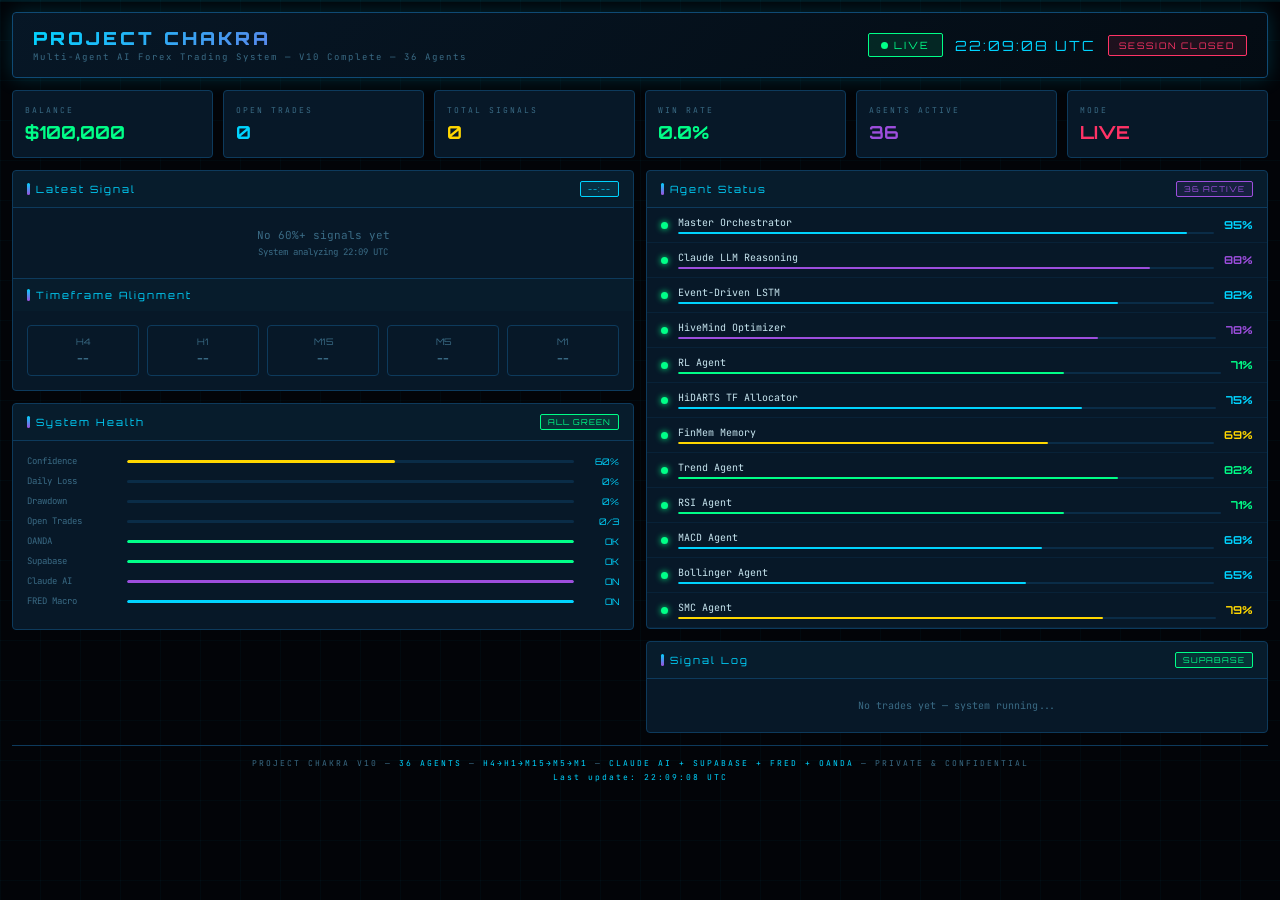
<file: index.html>
<!DOCTYPE html>
<html lang="en">
<head>
<meta charset="UTF-8">
<meta name="viewport" content="width=device-width, initial-scale=1.0">
<title>Project Chakra — Live Command Center</title>
<style>
@import url('https://fonts.googleapis.com/css2?family=Orbitron:wght@400;700;900&family=JetBrains+Mono:wght@300;400;600&display=swap');
*{margin:0;padding:0;box-sizing:border-box;}
:root{
  --bg:#020408;--panel:#071828;--border:#0d3a5c;--border2:#0f4a74;
  --cyan:#00d4ff;--green:#00ff88;--red:#ff3366;--gold:#ffd700;--purple:#9d4edd;
  --text:#c8e6f0;--text2:#7ab8d4;--text3:#3a6b85;
}
body{background:var(--bg);color:var(--text);font-family:'JetBrains Mono',monospace;min-height:100vh;overflow-x:hidden;}
body::before{content:'';position:fixed;inset:0;background-image:linear-gradient(rgba(0,212,255,0.03) 1px,transparent 1px),linear-gradient(90deg,rgba(0,212,255,0.03) 1px,transparent 1px);background-size:40px 40px;pointer-events:none;z-index:0;}
.scanline{position:fixed;top:0;left:0;right:0;height:2px;background:rgba(0,212,255,0.08);z-index:1000;pointer-events:none;animation:scan 8s linear infinite;}
@keyframes scan{0%{top:-2px}100%{top:100vh}}
.wrap{position:relative;z-index:1;padding:12px;max-width:1400px;margin:0 auto;}

/* HEADER */
.header{display:flex;align-items:center;justify-content:space-between;padding:14px 20px;margin-bottom:12px;background:linear-gradient(135deg,rgba(7,24,40,0.95),rgba(4,12,20,0.95));border:1px solid var(--border2);border-radius:4px;box-shadow:0 0 20px rgba(0,212,255,0.2);}
.logo h1{font-family:'Orbitron',monospace;font-size:18px;font-weight:900;background:linear-gradient(135deg,var(--cyan),var(--purple));-webkit-background-clip:text;-webkit-text-fill-color:transparent;letter-spacing:3px;}
.logo p{font-size:9px;color:var(--text3);letter-spacing:2px;margin-top:2px;}
.live-badge{display:flex;align-items:center;gap:6px;padding:5px 12px;border-radius:2px;background:rgba(0,255,136,0.1);border:1px solid var(--green);font-size:10px;font-family:'Orbitron',monospace;color:var(--green);letter-spacing:2px;}
.dot{width:7px;height:7px;border-radius:50%;background:var(--green);animation:pulse 1s ease-in-out infinite;}
@keyframes pulse{0%,100%{opacity:1}50%{opacity:0.3}}
#clock{font-family:'Orbitron',monospace;font-size:14px;color:var(--cyan);letter-spacing:2px;}
#session{padding:4px 10px;border-radius:2px;font-size:9px;font-family:'Orbitron',monospace;letter-spacing:2px;}
.s-open{background:rgba(0,255,136,0.1);border:1px solid var(--green);color:var(--green);}
.s-closed{background:rgba(255,51,102,0.1);border:1px solid var(--red);color:var(--red);}

/* STATS */
.stats{display:grid;grid-template-columns:repeat(6,1fr);gap:10px;margin-bottom:12px;}
@media(max-width:768px){.stats{grid-template-columns:repeat(3,1fr);}}
@media(max-width:480px){.stats{grid-template-columns:repeat(2,1fr);}}
.stat{background:var(--panel);border:1px solid var(--border);border-radius:4px;padding:14px 12px;transition:all 0.3s;}
.stat:hover{border-color:var(--border2);box-shadow:0 0 15px rgba(0,212,255,0.2);transform:translateY(-2px);}
.stat .lbl{font-size:8px;color:var(--text3);letter-spacing:2px;text-transform:uppercase;margin-bottom:6px;}
.stat .val{font-family:'Orbitron',monospace;font-size:18px;font-weight:700;}
.g{color:var(--green);} .r{color:var(--red);} .c{color:var(--cyan);} .gold{color:var(--gold);} .p{color:var(--purple);}

/* MAIN GRID */
.main{display:grid;grid-template-columns:1fr 1fr;gap:12px;margin-bottom:12px;}
@media(max-width:768px){.main{grid-template-columns:1fr;}}

/* PANEL */
.panel{background:var(--panel);border:1px solid var(--border);border-radius:4px;overflow:hidden;}
.ph{display:flex;align-items:center;justify-content:space-between;padding:10px 14px;border-bottom:1px solid var(--border);background:rgba(0,212,255,0.02);}
.pt{font-family:'Orbitron',monospace;font-size:10px;color:var(--cyan);letter-spacing:2px;display:flex;align-items:center;gap:6px;}
.pt::before{content:'';width:3px;height:12px;background:linear-gradient(180deg,var(--cyan),var(--purple));border-radius:2px;}
.tag{display:inline-flex;padding:2px 7px;border-radius:2px;font-size:8px;font-family:'Orbitron',monospace;letter-spacing:1px;}
.tc{background:rgba(0,212,255,0.1);border:1px solid var(--cyan);color:var(--cyan);}
.tg{background:rgba(0,255,136,0.1);border:1px solid var(--green);color:var(--green);}
.tr{background:rgba(255,51,102,0.1);border:1px solid var(--red);color:var(--red);}
.tp{background:rgba(157,78,221,0.1);border:1px solid var(--purple);color:var(--purple);}

/* SIGNALS */
.signal-card{margin:12px;padding:14px;border-radius:4px;border:1px solid;position:relative;overflow:hidden;}
.sig-buy{border-color:var(--green);background:linear-gradient(135deg,rgba(0,255,136,0.05),transparent);}
.sig-sell{border-color:var(--red);background:linear-gradient(135deg,rgba(255,51,102,0.05),transparent);}
.sig-none{border-color:var(--border);padding:20px;text-align:center;color:var(--text3);font-size:11px;}
.sig-header{display:flex;justify-content:space-between;align-items:flex-start;margin-bottom:12px;}
.sig-dir{font-family:'Orbitron',monospace;font-size:18px;font-weight:900;}
.sig-conf{text-align:right;}
.sig-conf .pct{font-family:'Orbitron',monospace;font-size:22px;font-weight:700;color:var(--gold);}
.sig-conf .lbl{font-size:8px;color:var(--text3);letter-spacing:2px;}
.levels{display:grid;grid-template-columns:repeat(3,1fr);gap:8px;margin-bottom:10px;}
.level{text-align:center;padding:8px;border-radius:4px;background:rgba(0,0,0,0.3);}
.level .lv-l{font-size:8px;color:var(--text3);letter-spacing:1px;margin-bottom:4px;}
.level .lv-v{font-family:'Orbitron',monospace;font-size:11px;font-weight:700;}
.vote-bar{height:4px;border-radius:2px;overflow:hidden;display:flex;margin-top:8px;}
.vf{background:var(--green);transition:width 0.5s;}
.va{background:var(--red);}

/* TRADE LOG */
.trade-item{display:flex;align-items:center;gap:10px;padding:10px 14px;border-bottom:1px solid rgba(13,58,92,0.3);}
.trade-item:hover{background:rgba(0,212,255,0.02);}
.tb{width:34px;height:34px;border-radius:2px;display:flex;align-items:center;justify-content:center;font-family:'Orbitron',monospace;font-size:9px;font-weight:700;flex-shrink:0;}
.tb-b{background:rgba(0,255,136,0.15);color:var(--green);border:1px solid var(--green);}
.tb-s{background:rgba(255,51,102,0.15);color:var(--red);border:1px solid var(--red);}
.ti{flex:1;}
.ti .pair{font-size:11px;font-weight:600;}
.ti .time{font-size:8px;color:var(--text3);margin-top:2px;}
.pnl{font-family:'Orbitron',monospace;font-size:12px;font-weight:700;}

/* AGENTS */
.agent-item{display:flex;align-items:center;gap:10px;padding:8px 14px;border-bottom:1px solid rgba(13,58,92,0.3);}
.ags{width:7px;height:7px;border-radius:50%;flex-shrink:0;}
.ags-on{background:var(--green);box-shadow:0 0 6px var(--green);animation:pulse 2s infinite;}
.ags-off{background:var(--text3);}
.an{font-size:10px;flex:1;}
.asc{font-family:'Orbitron',monospace;font-size:11px;font-weight:700;}
.ab{height:2px;background:rgba(13,58,92,0.6);border-radius:1px;margin-top:3px;overflow:hidden;}
.abf{height:100%;border-radius:1px;transition:width 1s;}

/* SYSTEM HEALTH */
.health{padding:14px;}
.hi{display:flex;align-items:center;gap:10px;margin-bottom:8px;}
.hl{font-size:9px;color:var(--text3);width:90px;flex-shrink:0;}
.hb{flex:1;height:3px;background:rgba(13,58,92,0.6);border-radius:2px;overflow:hidden;}
.hbf{height:100%;border-radius:2px;transition:width 1s;}
.hv{font-family:'Orbitron',monospace;font-size:9px;color:var(--cyan);width:35px;text-align:right;}

/* MTF */
.mtf{display:grid;grid-template-columns:repeat(5,1fr);gap:8px;padding:14px;}
.mtf-item{text-align:center;padding:10px 6px;border-radius:4px;border:1px solid var(--border);}
.mtf-buy{border-color:var(--green);background:rgba(0,255,136,0.05);}
.mtf-sell{border-color:var(--red);background:rgba(255,51,102,0.05);}
.mtf-tf{font-family:'Orbitron',monospace;font-size:9px;color:var(--text3);margin-bottom:4px;}
.mtf-sig{font-family:'Orbitron',monospace;font-size:11px;font-weight:700;}

/* FOOTER */
.footer{text-align:center;padding:12px;font-size:8px;color:var(--text3);letter-spacing:2px;border-top:1px solid var(--border);}
.footer span{color:var(--cyan);}

/* LOADING */
.loading{display:flex;align-items:center;justify-content:center;padding:20px;color:var(--text3);font-size:10px;gap:8px;}
.spin{width:12px;height:12px;border:2px solid var(--border);border-top-color:var(--cyan);border-radius:50%;animation:spin 1s linear infinite;}
@keyframes spin{to{transform:rotate(360deg)}}
</style>
</head>
<body>
<div class="scanline"></div>
<div class="wrap">

<!-- HEADER -->
<div class="header">
  <div class="logo">
    <h1>PROJECT CHAKRA</h1>
    <p>Multi-Agent AI Forex Trading System — V10 Complete — 36 Agents</p>
  </div>
  <div style="display:flex;gap:12px;align-items:center;flex-wrap:wrap;">
    <div class="live-badge"><div class="dot"></div>LIVE</div>
    <div id="clock">--:--:-- UTC</div>
    <div id="session" class="s-open">LOADING...</div>
  </div>
</div>

<!-- STATS -->
<div class="stats">
  <div class="stat"><div class="lbl">Balance</div><div class="val g" id="balance">$100,000</div></div>
  <div class="stat"><div class="lbl">Open Trades</div><div class="val c" id="openTrades">0</div></div>
  <div class="stat"><div class="lbl">Total Signals</div><div class="val gold" id="totalSignals">0</div></div>
  <div class="stat"><div class="lbl">Win Rate</div><div class="val g" id="winRate">0.0%</div></div>
  <div class="stat"><div class="lbl">Agents Active</div><div class="val p">36</div></div>
  <div class="stat"><div class="lbl">Mode</div><div class="val r">LIVE</div></div>
</div>

<!-- MAIN -->
<div class="main">

  <!-- LEFT: LATEST SIGNAL + MTF -->
  <div>
    <div class="panel" style="margin-bottom:12px;">
      <div class="ph">
        <div class="pt">Latest Signal</div>
        <div class="tag tc" id="signalTime">--:--</div>
      </div>
      <div id="signalBox">
        <div class="sig-none">
          <div class="spin" style="margin:0 auto 8px;"></div>
          Waiting for 60%+ confidence signal...<br>
          <span style="font-size:9px;margin-top:4px;display:block;">London: 07:00-12:00 UTC | NY: 12:00-17:00 UTC</span>
        </div>
      </div>
      <div class="ph" style="border-top:1px solid var(--border);border-bottom:none;">
        <div class="pt">Timeframe Alignment</div>
      </div>
      <div class="mtf" id="mtfGrid">
        <div class="mtf-item"><div class="mtf-tf">H4</div><div class="mtf-sig" style="color:var(--text3)">--</div></div>
        <div class="mtf-item"><div class="mtf-tf">H1</div><div class="mtf-sig" style="color:var(--text3)">--</div></div>
        <div class="mtf-item"><div class="mtf-tf">M15</div><div class="mtf-sig" style="color:var(--text3)">--</div></div>
        <div class="mtf-item"><div class="mtf-tf">M5</div><div class="mtf-sig" style="color:var(--text3)">--</div></div>
        <div class="mtf-item"><div class="mtf-tf">M1</div><div class="mtf-sig" style="color:var(--text3)">--</div></div>
      </div>
    </div>

    <!-- SYSTEM HEALTH -->
    <div class="panel">
      <div class="ph"><div class="pt">System Health</div><div class="tag tg">ALL GREEN</div></div>
      <div class="health">
        <div class="hi"><span class="hl">Confidence</span><div class="hb"><div class="hbf" id="confBar" style="width:60%;background:var(--gold);"></div></div><span class="hv" id="confVal">60%</span></div>
        <div class="hi"><span class="hl">Daily Loss</span><div class="hb"><div class="hbf" id="dlBar" style="width:0%;background:var(--green);"></div></div><span class="hv">0%</span></div>
        <div class="hi"><span class="hl">Drawdown</span><div class="hb"><div class="hbf" id="ddBar" style="width:0%;background:var(--cyan);"></div></div><span class="hv">0%</span></div>
        <div class="hi"><span class="hl">Open Trades</span><div class="hb"><div class="hbf" id="otBar" style="width:0%;background:var(--purple);"></div></div><span class="hv" id="otVal">0/3</span></div>
        <div class="hi"><span class="hl">OANDA</span><div class="hb"><div class="hbf" style="width:100%;background:var(--green);"></div></div><span class="hv">OK</span></div>
        <div class="hi"><span class="hl">Supabase</span><div class="hb"><div class="hbf" style="width:100%;background:var(--green);"></div></div><span class="hv">OK</span></div>
        <div class="hi"><span class="hl">Claude AI</span><div class="hb"><div class="hbf" style="width:100%;background:var(--purple);"></div></div><span class="hv">ON</span></div>
        <div class="hi"><span class="hl">FRED Macro</span><div class="hb"><div class="hbf" style="width:100%;background:var(--cyan);"></div></div><span class="hv">ON</span></div>
      </div>
    </div>
  </div>

  <!-- RIGHT: AGENTS + TRADE LOG -->
  <div>
    <!-- AGENTS -->
    <div class="panel" style="margin-bottom:12px;">
      <div class="ph"><div class="pt">Agent Status</div><div class="tag tp">36 ACTIVE</div></div>
      <div id="agentList"></div>
    </div>

    <!-- TRADE LOG -->
    <div class="panel">
      <div class="ph"><div class="pt">Signal Log</div><div class="tag tg">SUPABASE</div></div>
      <div id="tradeLog">
        <div class="loading"><div class="spin"></div>Loading from Supabase...</div>
      </div>
    </div>
  </div>

</div>

<!-- FOOTER -->
<div class="footer">
  PROJECT CHAKRA V10 — <span>36 AGENTS</span> — <span>H4→H1→M15→M5→M1</span> —
  <span>CLAUDE AI + SUPABASE + FRED + OANDA</span> — PRIVATE & CONFIDENTIAL<br>
  <span id="lastUpdate" style="margin-top:4px;display:block;">Last update: --</span>
</div>

</div>

<script>
// ── CONFIG ──
const SUPABASE_URL = 'https://jvnaphbygmqjeyawkmnz.supabase.co';
const SUPABASE_KEY = 'eyJhbGciOiJIUzI1NiIsInR5cCI6IkpXVCJ9.eyJpc3MiOiJzdXBhYmFzZSIsInJlZiI6Imp2bmFwaGJ5Z21xamV5YXdrbW56Iiwicm9sZSI6ImFub24iLCJpYXQiOjE3NDQ3NDI2NzcsImV4cCI6MjA2MDMxODY3N30.Suz0H3jrDn89vzCLCPPFlbo3oVYcqVbn7d_OtB3zLR0';
const HEADERS = { apikey: SUPABASE_KEY, Authorization: `Bearer ${SUPABASE_KEY}` };

// ── CLOCK ──
function updateClock() {
  const now = new Date();
  const utc = new Date(now.getTime() + now.getTimezoneOffset() * 60000);
  document.getElementById('clock').textContent = utc.toTimeString().slice(0,8) + ' UTC';
  const h = utc.getHours();
  const inSession = (h>=7&&h<12)||(h>=12&&h<17);
  const el = document.getElementById('session');
  if(h>=7&&h<12){el.textContent='LONDON OPEN';el.className='s-open';}
  else if(h>=12&&h<16){el.textContent='NY/LONDON';el.className='s-open';}
  else if(h>=16&&h<17){el.textContent='NY OPEN';el.className='s-open';}
  else{el.textContent='SESSION CLOSED';el.className='s-closed';}
}
setInterval(updateClock,1000); updateClock();

// ── AGENTS ──
const agents=[
  {n:'Master Orchestrator',s:0.95,c:'var(--cyan)'},
  {n:'Claude LLM Reasoning',s:0.88,c:'var(--purple)'},
  {n:'Event-Driven LSTM',s:0.82,c:'var(--cyan)'},
  {n:'HiveMind Optimizer',s:0.78,c:'var(--purple)'},
  {n:'RL Agent',s:0.71,c:'var(--green)'},
  {n:'HiDARTS TF Allocator',s:0.75,c:'var(--cyan)'},
  {n:'FinMem Memory',s:0.69,c:'var(--gold)'},
  {n:'Trend Agent',s:0.82,c:'var(--green)'},
  {n:'RSI Agent',s:0.71,c:'var(--green)'},
  {n:'MACD Agent',s:0.68,c:'var(--cyan)'},
  {n:'Bollinger Agent',s:0.65,c:'var(--cyan)'},
  {n:'SMC Agent',s:0.79,c:'var(--gold)'},
  {n:'Wyckoff Agent',s:0.63,c:'var(--gold)'},
  {n:'Volume Lead',s:0.74,c:'var(--green)'},
  {n:'Structure Break',s:0.81,c:'var(--cyan)'},
  {n:'Momentum Lead',s:0.69,c:'var(--cyan)'},
  {n:'Liquidity Sweep',s:0.77,c:'var(--purple)'},
  {n:'COT Institutional',s:0.55,c:'var(--gold)'},
  {n:'Economic Calendar',s:0.80,c:'var(--cyan)'},
  {n:'Order Flow',s:0.62,c:'var(--cyan)'},
  {n:'Devils Advocate',s:0.58,c:'var(--red)'},
  {n:'Correlation Filter',s:0.85,c:'var(--cyan)'},
  {n:'Seasonal Pattern',s:0.59,c:'var(--gold)'},
  {n:'Divergence',s:0.67,c:'var(--cyan)'},
  {n:'FRED Macro',s:0.60,c:'var(--gold)'},
  {n:'Alpha Vantage',s:0.58,c:'var(--cyan)'},
  {n:'Sentiment NLP',s:0.52,c:'var(--text3)'},
];

function renderAgents(){
  document.getElementById('agentList').innerHTML=agents.slice(0,12).map(a=>`
    <div class="agent-item">
      <div class="ags ags-on"></div>
      <div style="flex:1;">
        <div class="an">${a.n}</div>
        <div class="ab"><div class="abf" style="width:${a.s*100}%;background:${a.c};"></div></div>
      </div>
      <div class="asc" style="color:${a.c}">${(a.s*100).toFixed(0)}%</div>
    </div>`).join('');
}
renderAgents();
setInterval(()=>{
  agents.forEach(a=>{a.s=Math.min(1,Math.max(0.3,a.s+(Math.random()-0.5)*0.04));});
  renderAgents();
},4000);

// ── FETCH SUPABASE SIGNALS ──
async function fetchSignals(){
  try{
    const r = await fetch(`${SUPABASE_URL}/rest/v1/agent_signals?order=created_at.desc&limit=10`,{headers:HEADERS});
    if(!r.ok) return null;
    return await r.json();
  }catch(e){ return null; }
}

async function fetchTrades(){
  try{
    const r = await fetch(`${SUPABASE_URL}/rest/v1/trades?order=created_at.desc&limit=8`,{headers:HEADERS});
    if(!r.ok) return null;
    return await r.json();
  }catch(e){ return null; }
}

// ── RENDER SIGNAL ──
function renderSignal(signals){
  const box = document.getElementById('signalBox');
  if(!signals || signals.length===0){
    box.innerHTML=`<div class="sig-none">No 60%+ signals yet<br><span style="font-size:9px;margin-top:4px;display:block;">System analyzing ${new Date().toISOString().slice(11,16)} UTC</span></div>`;
    return;
  }
  const s = signals[0];
  const dir = s.signal || 'BUY';
  const conf = ((s.confidence||0)*100).toFixed(1);
  const pair = (s.pair||'').replace('_','/');
  const raw = s.raw_data || {};
  const isBuy = dir==='BUY';
  const cls = isBuy?'sig-buy':'sig-sell';
  const dc = isBuy?'var(--green)':'var(--red)';
  const entry = raw.price || 0;
  const atr = entry * 0.001;
  const sl = isBuy?(entry-atr*1.5):(entry+atr*1.5);
  const tp = isBuy?(entry+atr*3.75):(entry-atr*3.75);
  const vf = raw.votes_for||0; const va = raw.votes_against||0;
  const vt = vf+va||1;
  box.innerHTML=`
    <div class="signal-card ${cls}" style="margin:12px;">
      <div class="sig-header">
        <div>
          <div class="sig-dir" style="color:${dc}">${isBuy?'▲':'▼'} ${dir}</div>
          <div style="font-size:12px;color:var(--text2);margin-top:4px;">${pair}</div>
          <div style="font-size:9px;color:var(--text3);margin-top:4px;">Regime: ${raw.regime||'--'}</div>
        </div>
        <div class="sig-conf">
          <div class="pct">${conf}%</div>
          <div class="lbl">CONFIDENCE</div>
          <div style="font-size:9px;color:var(--text3);margin-top:4px;">🟢${vf} FOR 🔴${va} AGAINST</div>
        </div>
      </div>
      <div class="levels">
        <div class="level"><div class="lv-l">ENTRY</div><div class="lv-v c">${entry.toFixed(5)}</div></div>
        <div class="level"><div class="lv-l">STOP LOSS</div><div class="lv-v r">${sl.toFixed(5)}</div></div>
        <div class="level"><div class="lv-l">TAKE PROFIT</div><div class="lv-v g">${tp.toFixed(5)}</div></div>
      </div>
      <div class="vote-bar">
        <div class="vf" style="width:${vf/vt*100}%;"></div>
        <div class="va" style="width:${va/vt*100}%;"></div>
      </div>
    </div>`;
  document.getElementById('signalTime').textContent = (s.created_at||'').slice(11,16)+' UTC';
  document.getElementById('totalSignals').textContent = signals.length;
}

// ── RENDER TRADES ──
function renderTrades(trades){
  const box = document.getElementById('tradeLog');
  if(!trades||trades.length===0){
    box.innerHTML='<div class="loading">No trades yet — system running...</div>';
    return;
  }
  box.innerHTML=trades.map(t=>{
    const isBuy=(t.direction||'').toUpperCase()==='BUY';
    const pnl = t.pnl||0;
    const pnlStr = pnl>0?`+$${pnl.toFixed(2)}`:(pnl<0?`-$${Math.abs(pnl).toFixed(2)}`:'OPEN');
    const pnlCls = pnl>0?'g':pnl<0?'r':'gold';
    return `<div class="trade-item">
      <div class="tb ${isBuy?'tb-b':'tb-s'}">${isBuy?'BUY':'SELL'}</div>
      <div class="ti">
        <div class="pair">${(t.pair||'').replace('_','/')}</div>
        <div class="time">${(t.created_at||'').slice(11,16)} UTC · ${t.status||'open'}</div>
      </div>
      <div class="pnl ${pnlCls}">${pnlStr}</div>
    </div>`;
  }).join('');
}

// ── MAIN UPDATE LOOP ──
async function update(){
  const [signals,trades] = await Promise.all([fetchSignals(),fetchTrades()]);
  renderSignal(signals);
  renderTrades(trades);
  if(signals&&signals.length>0){
    const s=signals[0];
    const raw=s.raw_data||{};
    const conf=((s.confidence||0)*100).toFixed(0);
    document.getElementById('confBar').style.width=conf+'%';
    document.getElementById('confVal').textContent=conf+'%';
  }
  document.getElementById('lastUpdate').textContent='Last update: '+new Date().toUTCString().slice(17,25)+' UTC';
}

update();
setInterval(update,60000); // Refresh every 60 seconds
</script>
</body>
</html>
</file>
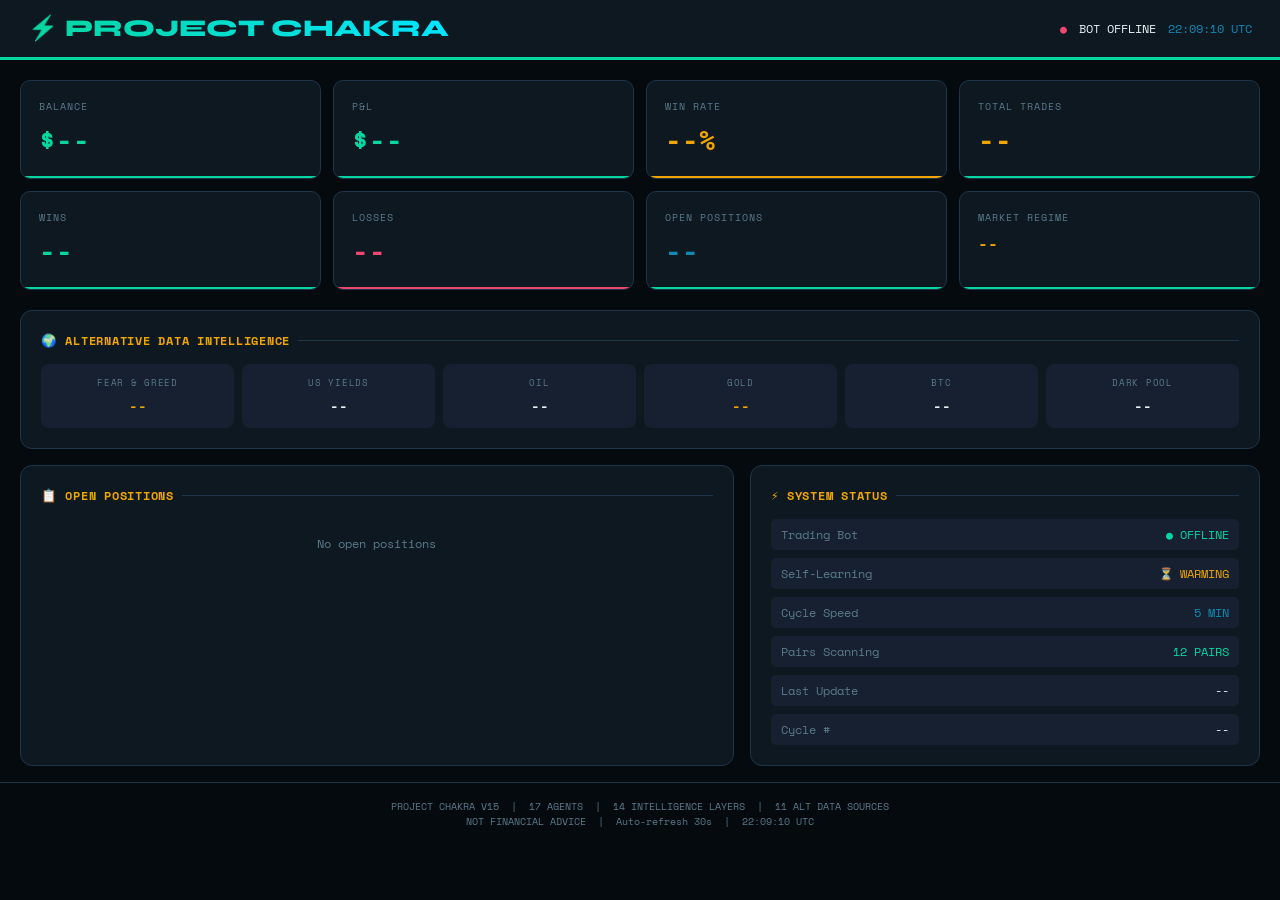
<file: docs/index.html>
<!DOCTYPE html>
<html lang="en">
<head>
<meta charset="UTF-8">
<meta name="viewport" content="width=device-width, initial-scale=1.0">
<title>Project Chakra — Live Dashboard</title>
<meta http-equiv="refresh" content="30">
<style>
@import url('https://fonts.googleapis.com/css2?family=Space+Mono:wght@400;700&family=Syne:wght@700;800&display=swap');
:root{--bg:#050A0F;--s1:#0D1821;--s2:#162030;--bd:#1E3448;
  --g:#06D6A0;--r:#EF476F;--gold:#F0A500;--b:#118AB2;
  --text:#E8F4F8;--muted:#5A7A8A}
*{margin:0;padding:0;box-sizing:border-box}
body{background:var(--bg);color:var(--text);font-family:'Space Mono',monospace;min-height:100vh}
.hdr{background:#0D1821;border-bottom:3px solid var(--g);padding:14px 28px;
  display:flex;justify-content:space-between;align-items:center}
.logo{font-family:'Syne',sans-serif;font-size:1.5rem;font-weight:800;
  background:linear-gradient(90deg,var(--g),#00E5FF);
  -webkit-background-clip:text;-webkit-text-fill-color:transparent}
.status{display:flex;gap:12px;align-items:center;font-size:.72rem}
.dot{color:var(--g);animation:pulse 2s infinite}
@keyframes pulse{0%,100%{opacity:1}50%{opacity:.3}}
.grid{display:grid;grid-template-columns:repeat(4,1fr);gap:12px;padding:20px}
.card{background:var(--s1);border:1px solid var(--bd);border-radius:10px;padding:18px;
  position:relative;overflow:hidden}
.card::after{content:'';position:absolute;bottom:0;left:0;height:2px;width:100%;background:var(--g)}
.card.red::after{background:var(--r)}.card.gold::after{background:var(--gold)}
.lbl{color:var(--muted);font-size:.62rem;text-transform:uppercase;letter-spacing:.1em}
.val{font-size:1.7rem;font-weight:700;margin-top:6px;color:var(--g)}
.val.r{color:var(--r)}.val.gold{color:var(--gold)}.val.b{color:var(--b)}.val.w{color:var(--text)}
.section{background:var(--s1);border:1px solid var(--bd);border-radius:12px;
  margin:0 20px 16px;padding:20px}
.sec-title{color:var(--gold);font-size:.78rem;font-weight:700;text-transform:uppercase;
  letter-spacing:.06em;margin-bottom:14px;display:flex;align-items:center;gap:8px}
.sec-title::after{content:'';flex:1;height:1px;background:var(--bd)}
.alt-grid{display:grid;grid-template-columns:repeat(6,1fr);gap:8px}
.alt{background:var(--s2);border-radius:8px;padding:12px;text-align:center}
.alt-l{color:var(--muted);font-size:.58rem;text-transform:uppercase;letter-spacing:.08em;margin-bottom:6px}
.alt-v{font-size:.88rem;font-weight:700}
.trade{display:flex;justify-content:space-between;align-items:center;
  padding:9px 14px;background:var(--s2);border-radius:7px;margin-bottom:7px;font-size:.78rem}
.buy{color:var(--g);font-weight:700}.sell{color:var(--r);font-weight:700}
.pair{color:#FFD166;font-weight:700}
.footer{text-align:center;padding:16px;color:var(--muted);font-size:.62rem;
  border-top:1px solid var(--bd);margin-top:8px}
.offline{color:var(--r);font-size:.72rem}
.regime-t{color:var(--gold)}.regime-r{color:var(--b)}.regime-v{color:var(--r)}
.two{display:grid;grid-template-columns:1.4fr 1fr;gap:16px;margin:0 20px 16px}
</style>
</head>
<body>

<div class="hdr">
  <div class="logo">⚡ PROJECT CHAKRA</div>
  <div class="status">
    <span class="dot" id="dot">●</span>
    <span id="status-text">CONNECTING...</span>
    <span id="clock" style="color:var(--b)">--:-- UTC</span>
  </div>
</div>

<div class="grid">
  <div class="card"><div class="lbl">Balance</div><div class="val" id="balance">$--</div></div>
  <div class="card"><div class="lbl">P&L</div><div class="val" id="pnl">$--</div></div>
  <div class="card gold"><div class="lbl">Win Rate</div><div class="val gold" id="wr">--%</div></div>
  <div class="card"><div class="lbl">Total Trades</div><div class="val gold" id="trades">--</div></div>
  <div class="card"><div class="lbl">Wins</div><div class="val" id="wins">--</div></div>
  <div class="card red"><div class="lbl">Losses</div><div class="val r" id="losses">--</div></div>
  <div class="card"><div class="lbl">Open Positions</div><div class="val b" id="open">--</div></div>
  <div class="card"><div class="lbl">Market Regime</div><div class="val gold" id="regime" style="font-size:1rem">--</div></div>
</div>

<div class="section">
  <div class="sec-title">🌍 Alternative Data Intelligence</div>
  <div class="alt-grid">
    <div class="alt"><div class="alt-l">Fear &amp; Greed</div><div class="alt-v" id="ad-fg" style="color:var(--gold)">--</div></div>
    <div class="alt"><div class="alt-l">US Yields</div><div class="alt-v" id="ad-yld" style="color:var(--text)">--</div></div>
    <div class="alt"><div class="alt-l">Oil</div><div class="alt-v" id="ad-oil" style="color:var(--text)">--</div></div>
    <div class="alt"><div class="alt-l">Gold</div><div class="alt-v" id="ad-gold" style="color:var(--gold)">--</div></div>
    <div class="alt"><div class="alt-l">BTC</div><div class="alt-v" id="ad-btc" style="color:var(--text)">--</div></div>
    <div class="alt"><div class="alt-l">Dark Pool</div><div class="alt-v" id="ad-dp" style="color:var(--text)">--</div></div>
  </div>
</div>

<div class="two">
  <div class="section" style="margin:0">
    <div class="sec-title">📋 Open Positions</div>
    <div id="positions"><div style="color:var(--muted);text-align:center;padding:16px;font-size:.75rem">No open positions</div></div>
  </div>
  <div class="section" style="margin:0">
    <div class="sec-title">⚡ System Status</div>
    <div style="display:flex;flex-direction:column;gap:8px;font-size:.72rem">
      <div style="display:flex;justify-content:space-between;padding:7px 10px;background:var(--s2);border-radius:5px">
        <span style="color:var(--muted)">Trading Bot</span><span id="bot-status" style="color:var(--g)">● CHECKING...</span>
      </div>
      <div style="display:flex;justify-content:space-between;padding:7px 10px;background:var(--s2);border-radius:5px">
        <span style="color:var(--muted)">Self-Learning</span><span id="learn-status" style="color:var(--gold)">⏳ WARMING</span>
      </div>
      <div style="display:flex;justify-content:space-between;padding:7px 10px;background:var(--s2);border-radius:5px">
        <span style="color:var(--muted)">Cycle Speed</span><span style="color:var(--b)">5 MIN</span>
      </div>
      <div style="display:flex;justify-content:space-between;padding:7px 10px;background:var(--s2);border-radius:5px">
        <span style="color:var(--muted)">Pairs Scanning</span><span style="color:var(--g)">12 PAIRS</span>
      </div>
      <div style="display:flex;justify-content:space-between;padding:7px 10px;background:var(--s2);border-radius:5px">
        <span style="color:var(--muted)">Last Update</span><span id="last-upd" style="color:var(--text)">--</span>
      </div>
      <div style="display:flex;justify-content:space-between;padding:7px 10px;background:var(--s2);border-radius:5px">
        <span style="color:var(--muted)">Cycle #</span><span id="cycle-num" style="color:var(--text)">--</span>
      </div>
    </div>
  </div>
</div>

<div class="footer">
  PROJECT CHAKRA V15 &nbsp;|&nbsp; 17 AGENTS &nbsp;|&nbsp; 14 INTELLIGENCE LAYERS &nbsp;|&nbsp; 11 ALT DATA SOURCES<br>
  NOT FINANCIAL ADVICE &nbsp;|&nbsp; Auto-refresh 30s &nbsp;|&nbsp; <span id="footer-time">--</span>
</div>

<script>
// API endpoints to try in order
const APIS = [
  'https://project-chakra-production.up.railway.app',
  'https://project-chakra.onrender.com',
];

setInterval(() => {
  const n = new Date();
  const t = `${String(n.getUTCHours()).padStart(2,'0')}:${String(n.getUTCMinutes()).padStart(2,'0')}:${String(n.getUTCSeconds()).padStart(2,'0')} UTC`;
  document.getElementById('clock').textContent = t;
  document.getElementById('footer-time').textContent = t;
}, 1000);

async function fetchData() {
  for (const base of APIS) {
    try {
      const res = await fetch(base + '/api/status', {
        signal: AbortSignal.timeout(8000)
      });
      if (!res.ok) continue;
      const data = await res.json();
      updateDashboard(data);
      document.getElementById('status-text').textContent = 'LIVE';
      document.getElementById('dot').style.color = '#06D6A0';
      document.getElementById('bot-status').textContent = '● LIVE';
      return;
    } catch(e) {}
  }
  document.getElementById('status-text').textContent = 'BOT OFFLINE';
  document.getElementById('dot').style.color = '#EF476F';
  document.getElementById('bot-status').textContent = '● OFFLINE';
}

function updateDashboard(data) {
  const m = data.metrics || {};
  const bal = m.balance || 100000;
  const pnl = m.pnl || (bal - 100000);
  const wr  = (m.win_rate || 0) * 100 > 1 ? (m.win_rate||0) : (m.win_rate||0)*100;

  document.getElementById('balance').textContent = '$' + bal.toLocaleString('en',{maximumFractionDigits:0});
  const pe = document.getElementById('pnl');
  pe.textContent = (pnl >= 0 ? '+$' : '-$') + Math.abs(pnl).toLocaleString('en',{maximumFractionDigits:0});
  pe.className = 'val ' + (pnl >= 0 ? '' : 'r');

  const we = document.getElementById('wr');
  we.textContent = wr.toFixed(1) + '%';
  we.className = 'val ' + (wr >= 45 ? 'gold' : wr >= 35 ? 'w' : 'r');

  document.getElementById('trades').textContent = m.total_trades || 0;
  document.getElementById('wins').textContent   = m.wins || 0;
  document.getElementById('losses').textContent = m.losses || 0;
  document.getElementById('open').textContent   = m.open_trades || 0;

  const reg = m.regime || '--';
  const re = document.getElementById('regime');
  re.textContent = reg;
  re.className = 'val ' + ({TRENDING:'gold',RANGING:'b',VOLATILE:'r'}[reg] || 'w');

  document.getElementById('cycle-num').textContent = '#' + (m.cycle || '--');
  const upd = (m.last_updated || '').slice(11,16);
  document.getElementById('last-upd').textContent = upd ? upd + ' UTC' : '--';

  // Self learning status
  const total = m.total_trades || 0;
  const ls = document.getElementById('learn-status');
  if (total >= 20) { ls.textContent = '● ACTIVE'; ls.style.color = '#06D6A0'; }
  else { ls.textContent = `⏳ ${total}/20`; ls.style.color = '#F0A500'; }

  // Positions
  const pos = data.open_trades || [];
  const pd = document.getElementById('positions');
  pd.innerHTML = pos.length ? pos.map(p => `
    <div class="trade">
      <span class="pair">${(p.pair||'').replace('_','/')}</span>
      <span class="${(p.direction||'').toLowerCase()}">${p.direction||'--'}</span>
      <span style="color:var(--muted)">${((p.confidence||0)*100).toFixed(0)}%</span>
      <span style="color:var(--muted)">${p.strategy||'--'}</span>
    </div>`).join('') :
    '<div style="color:var(--muted);text-align:center;padding:16px;font-size:.75rem">No open positions</div>';

  // Alt data
  const ad = data.alt_data || {};
  const fg = ad.fear_greed?.score || 50;
  const fge = document.getElementById('ad-fg');
  fge.textContent = fg.toFixed(0);
  fge.style.color = fg < 30 ? '#EF476F' : fg > 70 ? '#06D6A0' : '#F0A500';

  const yld = ad.yields?.trend || '--';
  const ye = document.getElementById('ad-yld');
  ye.textContent = yld;
  ye.style.color = yld==='UP' ? '#EF476F' : yld==='DOWN' ? '#06D6A0' : '#5A7A8A';

  const oil = ad.commodities?.OIL?.change || 0;
  const oe = document.getElementById('ad-oil');
  oe.textContent = (oil>0?'▲ ':'▼ ') + Math.abs(oil).toFixed(1) + '%';
  oe.style.color = oil > 0 ? '#06D6A0' : '#EF476F';

  const gold = ad.commodities?.GOLD?.change || 0;
  const ge = document.getElementById('ad-gold');
  ge.textContent = (gold>0?'▲ ':'▼ ') + Math.abs(gold).toFixed(1) + '%';
  ge.style.color = gold > 0 ? '#F0A500' : '#EF476F';

  const btc = ad.crypto?.sentiment || '--';
  const be = document.getElementById('ad-btc');
  be.textContent = btc;
  be.style.color = btc==='RISK_ON' ? '#06D6A0' : btc==='RISK_OFF' ? '#EF476F' : '#5A7A8A';

  const dp = ad.darkpool?.trend || '--';
  document.getElementById('ad-dp').textContent = dp;
}

fetchData();
setInterval(fetchData, 30000);
</script>
</body>
</html>
</file>
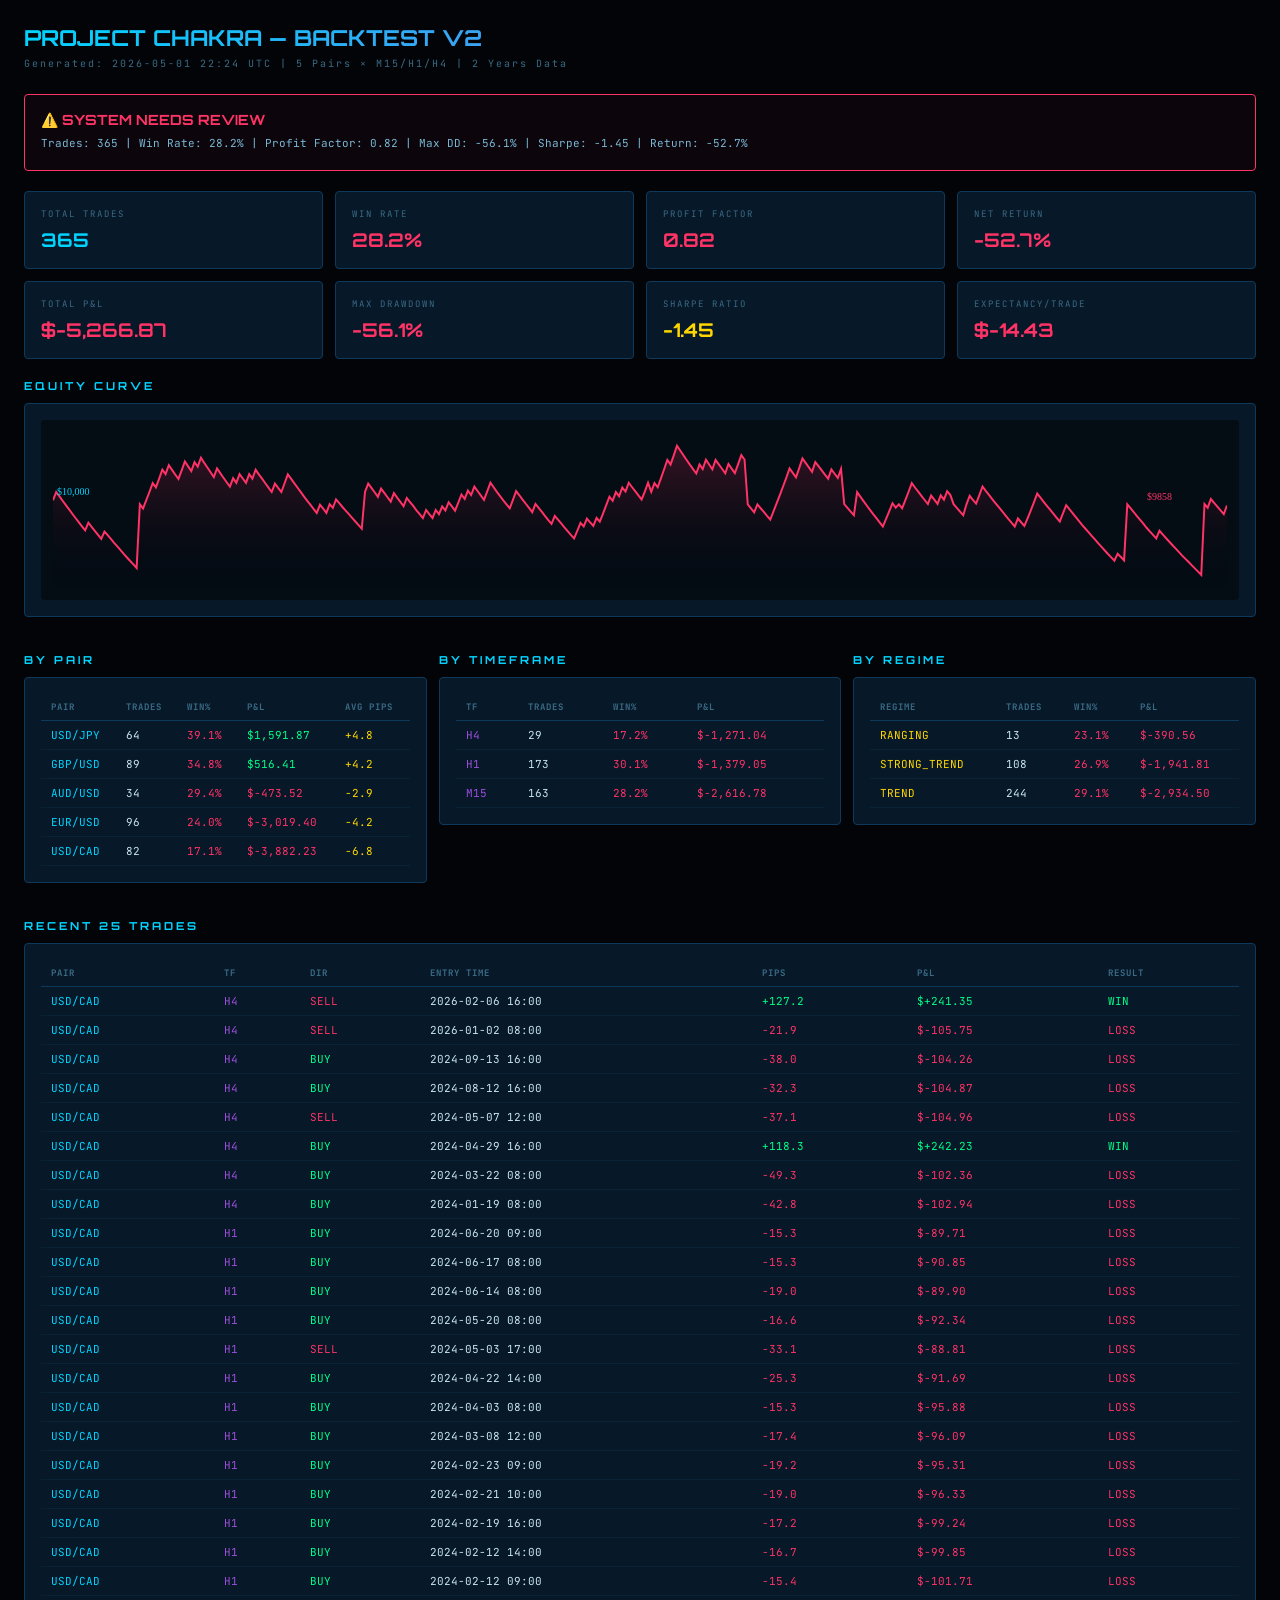
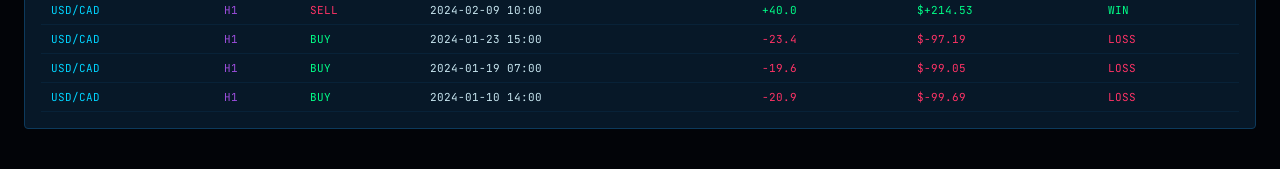
<file: backtest_report.html>
<!DOCTYPE html><html><head><title>Chakra Backtest V2</title>
<style>@import url('https://fonts.googleapis.com/css2?family=Orbitron:wght@400;700;900&family=JetBrains+Mono:wght@300;400;600&display=swap');
*{margin:0;padding:0;box-sizing:border-box;}body{background:#020408;color:#c8e6f0;font-family:'JetBrains Mono',monospace;padding:24px;}
h1{font-family:'Orbitron',monospace;font-size:22px;background:linear-gradient(135deg,#00d4ff,#9d4edd);-webkit-background-clip:text;-webkit-text-fill-color:transparent;margin-bottom:6px;}
h2{font-family:'Orbitron',monospace;font-size:11px;color:#00d4ff;letter-spacing:3px;margin:20px 0 10px;text-transform:uppercase;}
.sub{color:#3a6b85;font-size:10px;letter-spacing:2px;margin-bottom:24px;}
.g4{display:grid;grid-template-columns:repeat(4,1fr);gap:12px;margin-bottom:16px;}
.g3{display:grid;grid-template-columns:repeat(3,1fr);gap:12px;margin-bottom:16px;}
.card{background:#071828;border:1px solid #0d3a5c;border-radius:4px;padding:16px;}
.lbl{font-size:9px;color:#3a6b85;letter-spacing:2px;margin-bottom:8px;text-transform:uppercase;}
.val{font-family:'Orbitron',monospace;font-size:19px;font-weight:700;}
.g{color:#00ff88;}.r{color:#ff3366;}.c{color:#00d4ff;}.p{color:#9d4edd;}.gold{color:#ffd700;}
.panel{background:#071828;border:1px solid #0d3a5c;border-radius:4px;padding:16px;margin-bottom:16px;}
table{width:100%;border-collapse:collapse;font-size:11px;}
th{text-align:left;padding:7px 10px;color:#3a6b85;font-size:9px;border-bottom:1px solid #0d3a5c;text-transform:uppercase;letter-spacing:1px;}
td{padding:7px 10px;border-bottom:1px solid rgba(13,58,92,0.3);}
tr:hover td{background:rgba(0,212,255,0.02);}
.vd{padding:16px;border-radius:4px;margin-bottom:20px;border:1px solid;}
.vt{font-family:'Orbitron',monospace;font-size:14px;margin-bottom:6px;font-weight:700;}
.vs{font-size:11px;color:#7ab8d4;line-height:1.8;}
.ch{height:180px;background:#040c14;border-radius:4px;padding:12px;}
canvas{width:100%;height:100%;}</style></head><body>
<h1>PROJECT CHAKRA — BACKTEST V2</h1>
<p class="sub">Generated: 2026-05-01 22:24 UTC | 5 Pairs × M15/H1/H4 | 2 Years Data</p>
<div class="vd" style="border-color:#ff3366;background:rgba(255,51,102,0.04)">
<div class="vt" style="color:#ff3366">⚠️ SYSTEM NEEDS REVIEW</div>
<div class="vs">Trades: 365 | Win Rate: 28.2% | Profit Factor: 0.82 | Max DD: -56.1% | Sharpe: -1.45 | Return: -52.7%</div></div>
<div class="g4">
<div class="card"><div class="lbl">Total Trades</div><div class="val c">365</div></div>
<div class="card"><div class="lbl">Win Rate</div><div class="val r">28.2%</div></div>
<div class="card"><div class="lbl">Profit Factor</div><div class="val r">0.82</div></div>
<div class="card"><div class="lbl">Net Return</div><div class="val r">-52.7%</div></div>
<div class="card"><div class="lbl">Total P&L</div><div class="val r">$-5,266.87</div></div>
<div class="card"><div class="lbl">Max Drawdown</div><div class="val r">-56.1%</div></div>
<div class="card"><div class="lbl">Sharpe Ratio</div><div class="val gold">-1.45</div></div>
<div class="card"><div class="lbl">Expectancy/Trade</div><div class="val r">$-14.43</div></div>
</div>
<h2>Equity Curve</h2><div class="panel"><div class="ch"><canvas id="eq"></canvas></div></div>
<div class="g3">
<div><h2>By Pair</h2><div class="panel"><table><tr><th>Pair</th><th>Trades</th><th>Win%</th><th>P&L</th><th>Avg Pips</th></tr><tr><td style='color:#00d4ff'>USD/JPY</td><td>64</td><td style='color:#ff3366'>39.1%</td><td style='color:#00ff88'>$1,591.87</td><td style='color:#ffd700'>+4.8</td></tr><tr><td style='color:#00d4ff'>GBP/USD</td><td>89</td><td style='color:#ff3366'>34.8%</td><td style='color:#00ff88'>$516.41</td><td style='color:#ffd700'>+4.2</td></tr><tr><td style='color:#00d4ff'>AUD/USD</td><td>34</td><td style='color:#ff3366'>29.4%</td><td style='color:#ff3366'>$-473.52</td><td style='color:#ffd700'>-2.9</td></tr><tr><td style='color:#00d4ff'>EUR/USD</td><td>96</td><td style='color:#ff3366'>24.0%</td><td style='color:#ff3366'>$-3,019.40</td><td style='color:#ffd700'>-4.2</td></tr><tr><td style='color:#00d4ff'>USD/CAD</td><td>82</td><td style='color:#ff3366'>17.1%</td><td style='color:#ff3366'>$-3,882.23</td><td style='color:#ffd700'>-6.8</td></tr></table></div></div>
<div><h2>By Timeframe</h2><div class="panel"><table><tr><th>TF</th><th>Trades</th><th>Win%</th><th>P&L</th></tr><tr><td style='color:#9d4edd'>H4</td><td>29</td><td style='color:#ff3366'>17.2%</td><td style='color:#ff3366'>$-1,271.04</td></tr><tr><td style='color:#9d4edd'>H1</td><td>173</td><td style='color:#ff3366'>30.1%</td><td style='color:#ff3366'>$-1,379.05</td></tr><tr><td style='color:#9d4edd'>M15</td><td>163</td><td style='color:#ff3366'>28.2%</td><td style='color:#ff3366'>$-2,616.78</td></tr></table></div></div>
<div><h2>By Regime</h2><div class="panel"><table><tr><th>Regime</th><th>Trades</th><th>Win%</th><th>P&L</th></tr><tr><td style='color:#ffd700'>RANGING</td><td>13</td><td style='color:#ff3366'>23.1%</td><td style='color:#ff3366'>$-390.56</td></tr><tr><td style='color:#ffd700'>STRONG_TREND</td><td>108</td><td style='color:#ff3366'>26.9%</td><td style='color:#ff3366'>$-1,941.81</td></tr><tr><td style='color:#ffd700'>TREND</td><td>244</td><td style='color:#ff3366'>29.1%</td><td style='color:#ff3366'>$-2,934.50</td></tr></table></div></div>
</div>
<h2>Recent 25 Trades</h2><div class="panel"><table><tr><th>Pair</th><th>TF</th><th>Dir</th><th>Entry Time</th><th>Pips</th><th>P&L</th><th>Result</th></tr><tr><td style='color:#00d4ff'>USD/CAD</td><td style='color:#9d4edd'>H4</td><td style='color:#ff3366'>SELL</td><td>2026-02-06 16:00</td><td style='color:#00ff88'>+127.2</td><td style='color:#00ff88'>$+241.35</td><td style='color:#00ff88'>WIN</td></tr><tr><td style='color:#00d4ff'>USD/CAD</td><td style='color:#9d4edd'>H4</td><td style='color:#ff3366'>SELL</td><td>2026-01-02 08:00</td><td style='color:#ff3366'>-21.9</td><td style='color:#ff3366'>$-105.75</td><td style='color:#ff3366'>LOSS</td></tr><tr><td style='color:#00d4ff'>USD/CAD</td><td style='color:#9d4edd'>H4</td><td style='color:#00ff88'>BUY</td><td>2024-09-13 16:00</td><td style='color:#ff3366'>-38.0</td><td style='color:#ff3366'>$-104.26</td><td style='color:#ff3366'>LOSS</td></tr><tr><td style='color:#00d4ff'>USD/CAD</td><td style='color:#9d4edd'>H4</td><td style='color:#00ff88'>BUY</td><td>2024-08-12 16:00</td><td style='color:#ff3366'>-32.3</td><td style='color:#ff3366'>$-104.87</td><td style='color:#ff3366'>LOSS</td></tr><tr><td style='color:#00d4ff'>USD/CAD</td><td style='color:#9d4edd'>H4</td><td style='color:#ff3366'>SELL</td><td>2024-05-07 12:00</td><td style='color:#ff3366'>-37.1</td><td style='color:#ff3366'>$-104.96</td><td style='color:#ff3366'>LOSS</td></tr><tr><td style='color:#00d4ff'>USD/CAD</td><td style='color:#9d4edd'>H4</td><td style='color:#00ff88'>BUY</td><td>2024-04-29 16:00</td><td style='color:#00ff88'>+118.3</td><td style='color:#00ff88'>$+242.23</td><td style='color:#00ff88'>WIN</td></tr><tr><td style='color:#00d4ff'>USD/CAD</td><td style='color:#9d4edd'>H4</td><td style='color:#00ff88'>BUY</td><td>2024-03-22 08:00</td><td style='color:#ff3366'>-49.3</td><td style='color:#ff3366'>$-102.36</td><td style='color:#ff3366'>LOSS</td></tr><tr><td style='color:#00d4ff'>USD/CAD</td><td style='color:#9d4edd'>H4</td><td style='color:#00ff88'>BUY</td><td>2024-01-19 08:00</td><td style='color:#ff3366'>-42.8</td><td style='color:#ff3366'>$-102.94</td><td style='color:#ff3366'>LOSS</td></tr><tr><td style='color:#00d4ff'>USD/CAD</td><td style='color:#9d4edd'>H1</td><td style='color:#00ff88'>BUY</td><td>2024-06-20 09:00</td><td style='color:#ff3366'>-15.3</td><td style='color:#ff3366'>$-89.71</td><td style='color:#ff3366'>LOSS</td></tr><tr><td style='color:#00d4ff'>USD/CAD</td><td style='color:#9d4edd'>H1</td><td style='color:#00ff88'>BUY</td><td>2024-06-17 08:00</td><td style='color:#ff3366'>-15.3</td><td style='color:#ff3366'>$-90.85</td><td style='color:#ff3366'>LOSS</td></tr><tr><td style='color:#00d4ff'>USD/CAD</td><td style='color:#9d4edd'>H1</td><td style='color:#00ff88'>BUY</td><td>2024-06-14 08:00</td><td style='color:#ff3366'>-19.0</td><td style='color:#ff3366'>$-89.90</td><td style='color:#ff3366'>LOSS</td></tr><tr><td style='color:#00d4ff'>USD/CAD</td><td style='color:#9d4edd'>H1</td><td style='color:#00ff88'>BUY</td><td>2024-05-20 08:00</td><td style='color:#ff3366'>-16.6</td><td style='color:#ff3366'>$-92.34</td><td style='color:#ff3366'>LOSS</td></tr><tr><td style='color:#00d4ff'>USD/CAD</td><td style='color:#9d4edd'>H1</td><td style='color:#ff3366'>SELL</td><td>2024-05-03 17:00</td><td style='color:#ff3366'>-33.1</td><td style='color:#ff3366'>$-88.81</td><td style='color:#ff3366'>LOSS</td></tr><tr><td style='color:#00d4ff'>USD/CAD</td><td style='color:#9d4edd'>H1</td><td style='color:#00ff88'>BUY</td><td>2024-04-22 14:00</td><td style='color:#ff3366'>-25.3</td><td style='color:#ff3366'>$-91.69</td><td style='color:#ff3366'>LOSS</td></tr><tr><td style='color:#00d4ff'>USD/CAD</td><td style='color:#9d4edd'>H1</td><td style='color:#00ff88'>BUY</td><td>2024-04-03 08:00</td><td style='color:#ff3366'>-15.3</td><td style='color:#ff3366'>$-95.88</td><td style='color:#ff3366'>LOSS</td></tr><tr><td style='color:#00d4ff'>USD/CAD</td><td style='color:#9d4edd'>H1</td><td style='color:#00ff88'>BUY</td><td>2024-03-08 12:00</td><td style='color:#ff3366'>-17.4</td><td style='color:#ff3366'>$-96.09</td><td style='color:#ff3366'>LOSS</td></tr><tr><td style='color:#00d4ff'>USD/CAD</td><td style='color:#9d4edd'>H1</td><td style='color:#00ff88'>BUY</td><td>2024-02-23 09:00</td><td style='color:#ff3366'>-19.2</td><td style='color:#ff3366'>$-95.31</td><td style='color:#ff3366'>LOSS</td></tr><tr><td style='color:#00d4ff'>USD/CAD</td><td style='color:#9d4edd'>H1</td><td style='color:#00ff88'>BUY</td><td>2024-02-21 10:00</td><td style='color:#ff3366'>-19.0</td><td style='color:#ff3366'>$-96.33</td><td style='color:#ff3366'>LOSS</td></tr><tr><td style='color:#00d4ff'>USD/CAD</td><td style='color:#9d4edd'>H1</td><td style='color:#00ff88'>BUY</td><td>2024-02-19 16:00</td><td style='color:#ff3366'>-17.2</td><td style='color:#ff3366'>$-99.24</td><td style='color:#ff3366'>LOSS</td></tr><tr><td style='color:#00d4ff'>USD/CAD</td><td style='color:#9d4edd'>H1</td><td style='color:#00ff88'>BUY</td><td>2024-02-12 14:00</td><td style='color:#ff3366'>-16.7</td><td style='color:#ff3366'>$-99.85</td><td style='color:#ff3366'>LOSS</td></tr><tr><td style='color:#00d4ff'>USD/CAD</td><td style='color:#9d4edd'>H1</td><td style='color:#00ff88'>BUY</td><td>2024-02-12 09:00</td><td style='color:#ff3366'>-15.4</td><td style='color:#ff3366'>$-101.71</td><td style='color:#ff3366'>LOSS</td></tr><tr><td style='color:#00d4ff'>USD/CAD</td><td style='color:#9d4edd'>H1</td><td style='color:#ff3366'>SELL</td><td>2024-02-09 10:00</td><td style='color:#00ff88'>+40.0</td><td style='color:#00ff88'>$+214.53</td><td style='color:#00ff88'>WIN</td></tr><tr><td style='color:#00d4ff'>USD/CAD</td><td style='color:#9d4edd'>H1</td><td style='color:#00ff88'>BUY</td><td>2024-01-23 15:00</td><td style='color:#ff3366'>-23.4</td><td style='color:#ff3366'>$-97.19</td><td style='color:#ff3366'>LOSS</td></tr><tr><td style='color:#00d4ff'>USD/CAD</td><td style='color:#9d4edd'>H1</td><td style='color:#00ff88'>BUY</td><td>2024-01-19 07:00</td><td style='color:#ff3366'>-19.6</td><td style='color:#ff3366'>$-99.05</td><td style='color:#ff3366'>LOSS</td></tr><tr><td style='color:#00d4ff'>USD/CAD</td><td style='color:#9d4edd'>H1</td><td style='color:#00ff88'>BUY</td><td>2024-01-10 14:00</td><td style='color:#ff3366'>-20.9</td><td style='color:#ff3366'>$-99.69</td><td style='color:#ff3366'>LOSS</td></tr></table></div>
<script>
const data=[10000, 10228.98, 10108.26, 9987.75, 9867.08, 9746.54, 9626.98, 9509.38, 9392.76, 9278.1, 9167.23, 9379.41, 9264.75, 9151.07, 9039.35, 8928.61, 9134.12, 9031.82, 8929.3, 8819.54, 8719.23, 8615.65, 8509.81, 8411.48, 8313.72, 8220.85, 8119.91, 9889.67, 9776.09, 10006.35, 10238.33, 10477.84, 10360.83, 10603.04, 10854.48, 10730.23, 10975.82, 10847.02, 10718.77, 10594.07, 10834.31, 11080.01, 10943.79, 10811.06, 11063.61, 10934.85, 11184.19, 11046.99, 10911.75, 10779.37, 10647.07, 10889.13, 10755.85, 10629.09, 10503.22, 10380.16, 10616.76, 10488.19, 10729.74, 10607.3, 10485.53, 10729.95, 10606.04, 10852.06, 10722.26, 10601.68, 10475.98, 10354.08, 10231.36, 10467.03, 10344.36, 10229.78, 10474.15, 10721.44, 10602.54, 10481.02, 10356.62, 10234.8, 10111.59, 9990.44, 9877.4, 9761.14, 9649.52, 9876.89, 9769.06, 9649.5, 9894.41, 9789.31, 10025.93, 9921.21, 9815.24, 9715.87, 9616.55, 9514.73, 9412.42, 9312.0, 9211.2, 10233.18, 10467.2, 10344.66, 10223.99, 10098.55, 10327.87, 10207.94, 10086.57, 9963.09, 10200.07, 10074.63, 9956.11, 9838.19, 10066.15, 9953.05, 9842.83, 9723.03, 9615.65, 9505.86, 9733.76, 9616.44, 9509.89, 9733.15, 9613.59, 9831.99, 9718.69, 9947.97, 9832.57, 9712.03, 9936.95, 10162.63, 10038.17, 10268.87, 10147.71, 10382.95, 10260.47, 10136.29, 10014.53, 10246.32, 10490.5, 10362.45, 10235.44, 10116.99, 9999.53, 9889.54, 9780.22, 10015.26, 10255.42, 10140.77, 10020.7, 9905.04, 9789.32, 9670.88, 9901.39, 9790.97, 9676.03, 9562.04, 9449.94, 9346.58, 9566.56, 9462.45, 9356.66, 9250.52, 9142.59, 9038.36, 8940.24, 9153.72, 9373.59, 9273.46, 9493.07, 9388.15, 9287.84, 9509.23, 9407.82, 9633.39, 9864.76, 10099.9, 9988.29, 10228.69, 10115.07, 10354.49, 10243.72, 10489.08, 10370.76, 10254.97, 10137.78, 10024.93, 10240.46, 10491.95, 10236.26, 10478.17, 10363.63, 10607.94, 10863.62, 11121.75, 10993.26, 11248.13, 11516.97, 11384.91, 11253.21, 11121.31, 10991.75, 10869.18, 10746.7, 10999.56, 10872.0, 11131.08, 10995.14, 10862.88, 11121.22, 10998.91, 10878.85, 10753.13, 11010.85, 10883.12, 10756.78, 11005.88, 11257.8, 11134.5, 9890.66, 9777.45, 9665.04, 9888.05, 9780.1, 9679.07, 9569.86, 9466.45, 9692.25, 9919.45, 10150.24, 10391.04, 10630.25, 10888.78, 10765.77, 10641.22, 10895.85, 11163.64, 11040.51, 10918.74, 10795.3, 11064.09, 10948.6, 10830.97, 10716.54, 10602.69, 10858.23, 10738.42, 10622.05, 10873.09, 9894.35, 9787.65, 9685.32, 9584.3, 10227.5, 10102.06, 9978.58, 9856.08, 9735.54, 9615.98, 9502.51, 9385.89, 9271.23, 9482.35, 9698.93, 9919.15, 9797.63, 9890.33, 9777.35, 10007.12, 10238.5, 10478.83, 10356.35, 10243.62, 10124.95, 10009.53, 9897.52, 10131.63, 10018.37, 9901.11, 10137.16, 10017.42, 10255.44, 10145.77, 9894.35, 9789.65, 9684.9, 9583.06, 9889.61, 10126.88, 10015.14, 9909.05, 10143.93, 10384.56, 10263.68, 10149.4, 10034.11, 9923.79, 9815.45, 9704.74, 9594.56, 9484.16, 9378.23, 9272.98, 9494.83, 9390.34, 9287.61, 9499.22, 9723.3, 9951.13, 10188.56, 10073.4, 9958.29, 9847.93, 9739.53, 9627.51, 9519.1, 9411.97, 9637.59, 9866.02, 9754.5, 9643.49, 9532.09, 9422.27, 9311.86, 9210.82, 9107.78, 9004.95, 8906.01, 8802.4, 8705.54, 8605.72, 8507.4, 8414.05, 8320.02, 8516.51, 8423.35, 8331.66, 9891.21, 9782.69, 9675.64, 9558.68, 9454.4, 9351.49, 9236.79, 9137.1, 9038.05, 8940.86, 9155.39, 9053.68, 8953.83, 8854.59, 8758.27, 8662.96, 8566.87, 8470.99, 8379.3, 8290.49, 8198.15, 8108.24, 8017.39, 7927.69, 9897.06, 9794.71, 10036.94, 9931.97, 9827.1, 9722.84, 9617.09, 9858.44];const canvas=document.getElementById('eq');const ctx=canvas.getContext('2d');
canvas.width=canvas.offsetWidth;canvas.height=canvas.offsetHeight;const W=canvas.width,H=canvas.height;
const min=Math.min(...data)*0.995,max=Math.max(...data)*1.005;
const X=i=>(i/(data.length-1))*W;const Y=v=>H-((v-min)/(max-min))*(H*0.85)-H*0.075;
const isUp=data[data.length-1]>=10000;
const g=ctx.createLinearGradient(0,0,0,H);
g.addColorStop(0,isUp?'rgba(0,255,136,0.25)':'rgba(255,51,102,0.25)');g.addColorStop(1,'rgba(0,0,0,0)');
ctx.beginPath();ctx.moveTo(X(0),H);data.forEach((v,i)=>ctx.lineTo(X(i),Y(v)));
ctx.lineTo(X(data.length-1),H);ctx.closePath();ctx.fillStyle=g;ctx.fill();
ctx.beginPath();ctx.strokeStyle=isUp?'#00ff88':'#ff3366';ctx.lineWidth=2;
data.forEach((v,i)=>i===0?ctx.moveTo(X(i),Y(v)):ctx.lineTo(X(i),Y(v)));ctx.stroke();
ctx.fillStyle='#00d4ff';ctx.font='10px JetBrains Mono';ctx.fillText('$10,000',4,Y(10000)-5);
ctx.fillStyle=isUp?'#00ff88':'#ff3366';ctx.fillText('$'+data[data.length-1].toFixed(0),W-80,Y(data[data.length-1])-5);
</script></body></html>
</file>
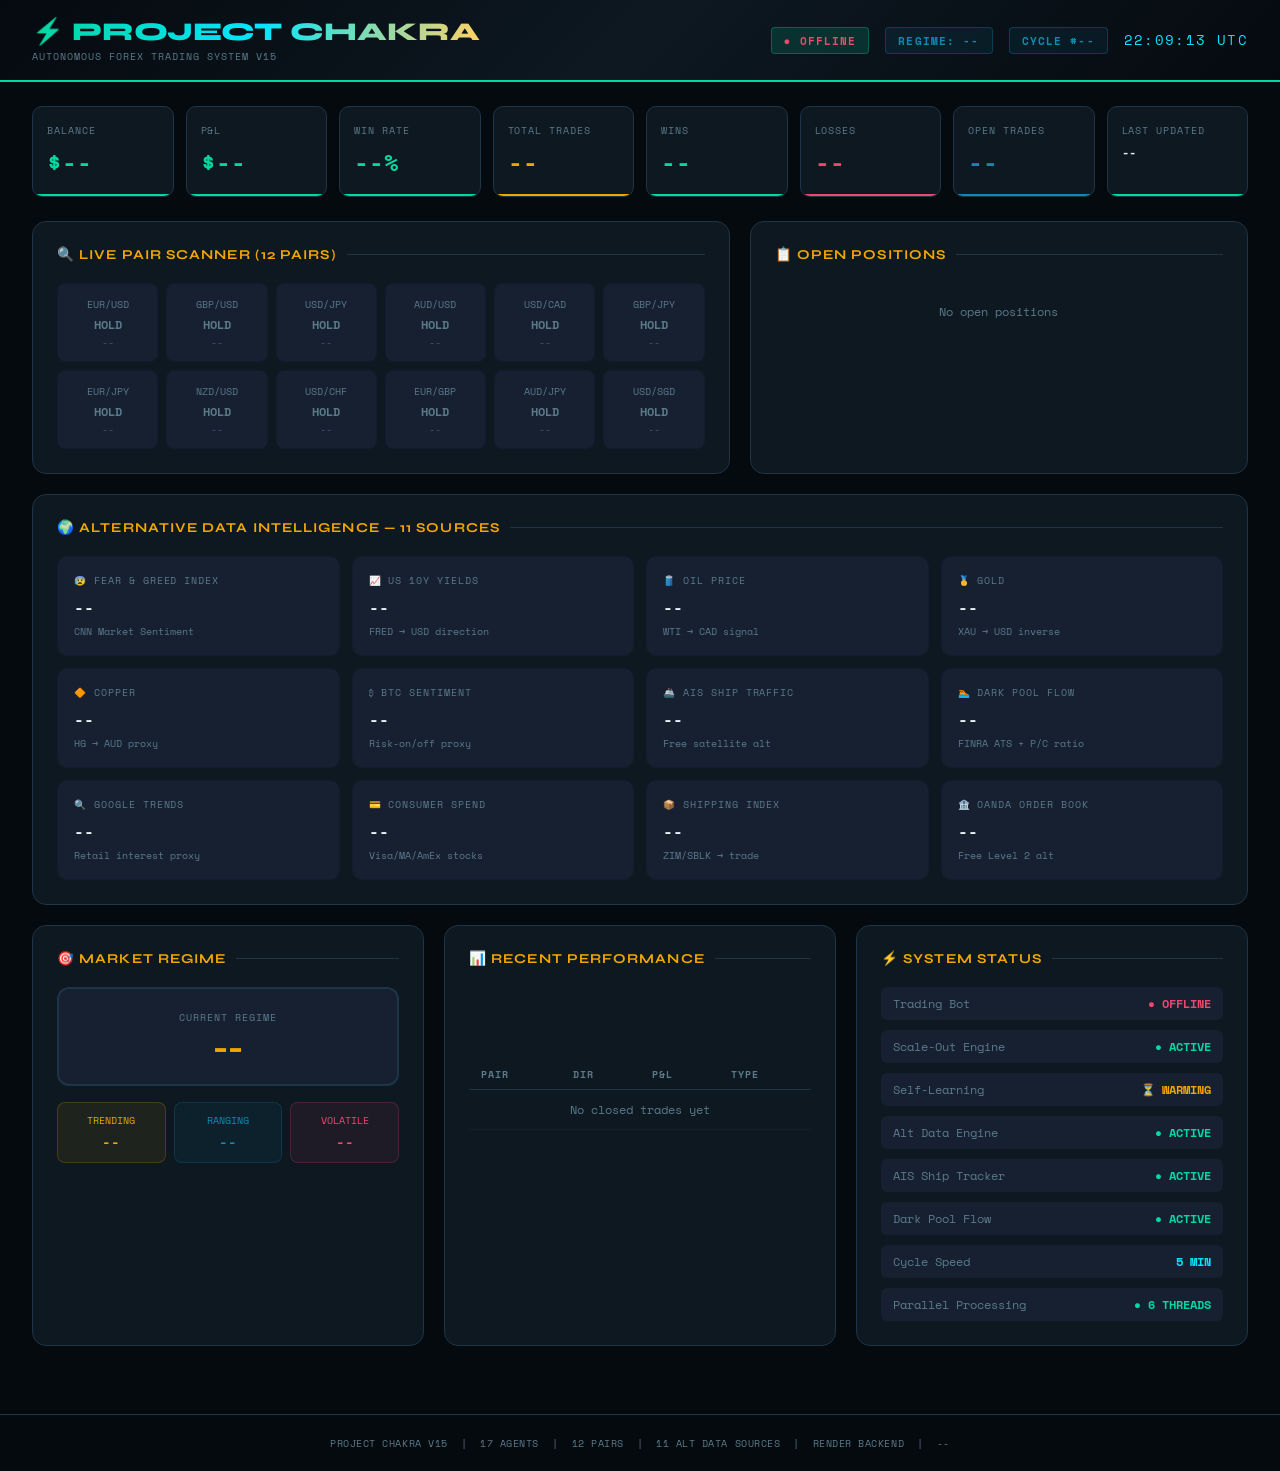
<file: chakra_dashboard.html>
<!DOCTYPE html>
<html lang="en">
<head>
<meta charset="UTF-8">
<meta name="viewport" content="width=device-width, initial-scale=1.0">
<title>PROJECT CHAKRA — Live Trading Dashboard</title>
<style>
@import url('https://fonts.googleapis.com/css2?family=Space+Mono:wght@400;700&family=Syne:wght@400;600;700;800&display=swap');
:root {
  --bg:#050A0F; --s1:#0D1821; --s2:#162030; --s3:#1A2840;
  --bd:#1E3448; --bd2:#0E1E30;
  --green:#06D6A0; --red:#EF476F; --gold:#F0A500; --gold2:#FFD166;
  --blue:#118AB2; --cyan:#00E5FF; --purple:#7B2FBE;
  --text:#E8F4F8; --muted:#5A7A8A; --muted2:#3A5A6A;
}
* { margin:0; padding:0; box-sizing:border-box; }
body { background:var(--bg); color:var(--text); font-family:'Space Mono',monospace;
  min-height:100vh; overflow-x:hidden; }

/* ── HEADER ── */
.header { background:linear-gradient(135deg,#050A0F,#0D1821,#050A0F);
  border-bottom:2px solid var(--green); padding:16px 32px;
  display:flex; justify-content:space-between; align-items:center; }
.logo { font-family:'Syne',sans-serif; font-weight:800; font-size:1.6rem;
  background:linear-gradient(90deg,var(--green),var(--cyan),var(--gold2));
  -webkit-background-clip:text; -webkit-text-fill-color:transparent; }
.header-right { display:flex; gap:16px; align-items:center; }
.status-badge { padding:4px 12px; border-radius:4px; font-size:.7rem;
  letter-spacing:.1em; font-weight:700; }
.status-live { background:rgba(6,214,160,.15); color:var(--green);
  border:1px solid rgba(6,214,160,.3); animation:pulse 2s infinite; }
.status-info { background:rgba(17,138,178,.1); color:var(--blue);
  border:1px solid rgba(17,138,178,.3); }
@keyframes pulse { 0%,100%{opacity:1} 50%{opacity:.5} }
.clock { color:var(--cyan); font-size:.85rem; letter-spacing:.1em; }

/* ── MAIN GRID ── */
.main { max-width:1600px; margin:0 auto; padding:24px 32px; }

/* ── KPI STRIP ── */
.kpi-strip { display:grid; grid-template-columns:repeat(8,1fr); gap:12px; margin-bottom:24px; }
.kpi { background:var(--s1); border:1px solid var(--bd); border-radius:10px;
  padding:16px 14px; position:relative; overflow:hidden; }
.kpi::after { content:''; position:absolute; bottom:0; left:0;
  height:2px; width:100%; background:var(--green); }
.kpi.red::after { background:var(--red); }
.kpi.gold::after { background:var(--gold); }
.kpi.blue::after { background:var(--blue); }
.kpi-lbl { font-size:.62rem; color:var(--muted); text-transform:uppercase;
  letter-spacing:.1em; margin-bottom:6px; }
.kpi-val { font-size:1.5rem; font-weight:700; color:var(--green); }
.kpi-val.red { color:var(--red); }
.kpi-val.gold { color:var(--gold); }
.kpi-val.blue { color:var(--blue); }
.kpi-val.white { color:var(--text); }

/* ── GRID 2 COL ── */
.grid2 { display:grid; grid-template-columns:1fr 1fr; gap:20px; margin-bottom:20px; }
.grid3 { display:grid; grid-template-columns:1fr 1fr 1fr; gap:20px; margin-bottom:20px; }

/* ── PANELS ── */
.panel { background:var(--s1); border:1px solid var(--bd); border-radius:14px;
  padding:24px; }
.panel-title { font-family:'Syne',sans-serif; font-size:.85rem; font-weight:700;
  color:var(--gold); text-transform:uppercase; letter-spacing:.08em;
  margin-bottom:20px; display:flex; align-items:center; gap:10px; }
.panel-title::after { content:''; flex:1; height:1px; background:var(--bd); }

/* ── TABLE ── */
table { width:100%; border-collapse:collapse; }
th { text-align:left; padding:8px 12px; font-size:.6rem; color:var(--muted);
  text-transform:uppercase; letter-spacing:.1em; border-bottom:1px solid var(--bd); }
td { padding:10px 12px; border-bottom:1px solid rgba(30,52,72,.3);
  font-size:.78rem; }
tr:hover td { background:var(--s2); }

/* ── ALT DATA GRID ── */
.alt-grid { display:grid; grid-template-columns:repeat(4,1fr); gap:12px; }
.alt-card { background:var(--s2); border-radius:10px; padding:16px;
  border:1px solid var(--bd2); }
.alt-label { font-size:.6rem; color:var(--muted); text-transform:uppercase;
  letter-spacing:.1em; margin-bottom:8px; }
.alt-value { font-size:1rem; font-weight:700; margin-bottom:4px; }
.alt-sub { font-size:.65rem; color:var(--muted); }
.val-green { color:var(--green); }
.val-red { color:var(--red); }
.val-gold { color:var(--gold); }
.val-blue { color:var(--blue); }
.val-cyan { color:var(--cyan); }
.val-neutral { color:var(--muted); }

/* ── OPEN TRADES ── */
.trade-row { display:flex; align-items:center; justify-content:space-between;
  padding:10px 14px; background:var(--s2); border-radius:8px;
  margin-bottom:8px; border:1px solid var(--bd2); }
.trade-pair { font-weight:700; color:var(--gold2); font-size:.85rem; }
.trade-dir { padding:2px 10px; border-radius:3px; font-size:.68rem; font-weight:700; }
.dir-buy { background:rgba(6,214,160,.15); color:var(--green);
  border:1px solid rgba(6,214,160,.3); }
.dir-sell { background:rgba(239,71,111,.15); color:var(--red);
  border:1px solid rgba(239,71,111,.3); }
.trade-pnl { font-size:.8rem; font-weight:700; }
.pnl-pos { color:var(--green); }
.pnl-neg { color:var(--red); }

/* ── PAIR SCANNER ── */
.pair-grid { display:grid; grid-template-columns:repeat(6,1fr); gap:8px; }
.pair-card { background:var(--s2); border-radius:8px; padding:12px;
  border:1px solid var(--bd2); text-align:center; }
.pair-name { font-size:.65rem; color:var(--muted); margin-bottom:4px; }
.pair-signal { font-size:.75rem; font-weight:700; }
.sig-buy { color:var(--green); }
.sig-sell { color:var(--red); }
.sig-hold { color:var(--muted); }
.pair-conf { font-size:.6rem; color:var(--muted2); margin-top:2px; }

/* ── REGIME INDICATOR ── */
.regime-box { text-align:center; padding:20px;
  background:var(--s2); border-radius:12px; border:2px solid var(--bd); }
.regime-label { font-size:.65rem; color:var(--muted); text-transform:uppercase;
  letter-spacing:.1em; margin-bottom:8px; }
.regime-value { font-size:1.6rem; font-weight:800; font-family:'Syne',sans-serif; }

/* ── EQUITY CURVE ── */
.eq-bars { display:flex; align-items:flex-end; gap:3px; height:60px; }
.eq-bar { flex:1; border-radius:2px 2px 0 0; min-height:4px; }
.eq-green { background:var(--green); }
.eq-red   { background:var(--red); }

/* ── FOOTER ── */
.footer { text-align:center; padding:20px; color:var(--muted);
  font-size:.65rem; letter-spacing:.05em;
  border-top:1px solid var(--bd); margin-top:24px; }

/* ── LOADER ── */
.offline-overlay { display:none; position:fixed; top:0; left:0; right:0; bottom:0;
  background:rgba(5,10,15,.85); z-index:100; justify-content:center;
  align-items:center; flex-direction:column; gap:16px; }
.offline-overlay.show { display:flex; }
.spin { width:40px; height:40px; border:3px solid var(--bd);
  border-top-color:var(--green); border-radius:50%;
  animation:spin 1s linear infinite; }
@keyframes spin { to{transform:rotate(360deg)} }
</style>
</head>
<body>

<div class="offline-overlay" id="offline">
  <div class="spin"></div>
  <div style="color:var(--muted);font-size:.8rem">Connecting to Chakra server...</div>
</div>

<div class="header">
  <div>
    <div class="logo">⚡ PROJECT CHAKRA</div>
    <div style="color:var(--muted);font-size:.62rem;letter-spacing:.1em;margin-top:2px">
      AUTONOMOUS FOREX TRADING SYSTEM V15
    </div>
  </div>
  <div class="header-right">
    <span class="status-badge status-live" id="live-badge">● LIVE</span>
    <span class="status-badge status-info" id="regime-badge">REGIME: --</span>
    <span class="status-badge status-info" id="cycle-badge">CYCLE #--</span>
    <span class="clock" id="clock">--:--:-- UTC</span>
  </div>
</div>

<div class="main">

  <!-- KPI STRIP -->
  <div class="kpi-strip">
    <div class="kpi">
      <div class="kpi-lbl">Balance</div>
      <div class="kpi-val" id="k-balance">$--</div>
    </div>
    <div class="kpi">
      <div class="kpi-lbl">P&L</div>
      <div class="kpi-val" id="k-pnl">$--</div>
    </div>
    <div class="kpi">
      <div class="kpi-lbl">Win Rate</div>
      <div class="kpi-val" id="k-wr">--%</div>
    </div>
    <div class="kpi gold">
      <div class="kpi-lbl">Total Trades</div>
      <div class="kpi-val gold" id="k-trades">--</div>
    </div>
    <div class="kpi">
      <div class="kpi-lbl">Wins</div>
      <div class="kpi-val" id="k-wins">--</div>
    </div>
    <div class="kpi red">
      <div class="kpi-lbl">Losses</div>
      <div class="kpi-val red" id="k-losses">--</div>
    </div>
    <div class="kpi blue">
      <div class="kpi-lbl">Open Trades</div>
      <div class="kpi-val blue" id="k-open">--</div>
    </div>
    <div class="kpi">
      <div class="kpi-lbl">Last Updated</div>
      <div class="kpi-val white" style="font-size:.75rem" id="k-updated">--</div>
    </div>
  </div>

  <!-- ROW 1: Pair Scanner + Open Trades -->
  <div class="grid2" style="grid-template-columns:1.4fr 1fr">

    <div class="panel">
      <div class="panel-title">🔍 Live Pair Scanner (12 Pairs)</div>
      <div class="pair-grid" id="pair-grid">
        <!-- Populated by JS -->
      </div>
    </div>

    <div class="panel">
      <div class="panel-title">📋 Open Positions</div>
      <div id="open-trades-list">
        <div style="color:var(--muted);font-size:.75rem;text-align:center;padding:20px">
          No open positions
        </div>
      </div>
    </div>

  </div>

  <!-- ROW 2: Alt Data (all 11 sources) -->
  <div class="panel" style="margin-bottom:20px">
    <div class="panel-title">🌍 Alternative Data Intelligence — 11 Sources</div>
    <div class="alt-grid">
      <div class="alt-card">
        <div class="alt-label">😰 Fear & Greed Index</div>
        <div class="alt-value" id="ad-fg">--</div>
        <div class="alt-sub" id="ad-fg-sub">CNN Market Sentiment</div>
      </div>
      <div class="alt-card">
        <div class="alt-label">📈 US 10Y Yields</div>
        <div class="alt-value" id="ad-yield">--</div>
        <div class="alt-sub" id="ad-yield-sub">FRED → USD direction</div>
      </div>
      <div class="alt-card">
        <div class="alt-label">🛢️ Oil Price</div>
        <div class="alt-value" id="ad-oil">--</div>
        <div class="alt-sub" id="ad-oil-sub">WTI → CAD signal</div>
      </div>
      <div class="alt-card">
        <div class="alt-label">🥇 Gold</div>
        <div class="alt-value" id="ad-gold">--</div>
        <div class="alt-sub" id="ad-gold-sub">XAU → USD inverse</div>
      </div>
      <div class="alt-card">
        <div class="alt-label">🔶 Copper</div>
        <div class="alt-value" id="ad-copper">--</div>
        <div class="alt-sub" id="ad-copper-sub">HG → AUD proxy</div>
      </div>
      <div class="alt-card">
        <div class="alt-label">₿ BTC Sentiment</div>
        <div class="alt-value" id="ad-btc">--</div>
        <div class="alt-sub" id="ad-btc-sub">Risk-on/off proxy</div>
      </div>
      <div class="alt-card">
        <div class="alt-label">🚢 AIS Ship Traffic</div>
        <div class="alt-value" id="ad-ais">--</div>
        <div class="alt-sub" id="ad-ais-sub">Free satellite alt</div>
      </div>
      <div class="alt-card">
        <div class="alt-label">🏊 Dark Pool Flow</div>
        <div class="alt-value" id="ad-dp">--</div>
        <div class="alt-sub" id="ad-dp-sub">FINRA ATS + P/C ratio</div>
      </div>
      <div class="alt-card">
        <div class="alt-label">🔍 Google Trends</div>
        <div class="alt-value" id="ad-gt">--</div>
        <div class="alt-sub" id="ad-gt-sub">Retail interest proxy</div>
      </div>
      <div class="alt-card">
        <div class="alt-label">💳 Consumer Spend</div>
        <div class="alt-value" id="ad-cc">--</div>
        <div class="alt-sub" id="ad-cc-sub">Visa/MA/AmEx stocks</div>
      </div>
      <div class="alt-card">
        <div class="alt-label">📦 Shipping Index</div>
        <div class="alt-value" id="ad-ship">--</div>
        <div class="alt-sub" id="ad-ship-sub">ZIM/SBLK → trade</div>
      </div>
      <div class="alt-card">
        <div class="alt-label">🏦 OANDA Order Book</div>
        <div class="alt-value" id="ad-ob">--</div>
        <div class="alt-sub" id="ad-ob-sub">Free Level 2 alt</div>
      </div>
    </div>
  </div>

  <!-- ROW 3: Regime + Equity + Recent Trades -->
  <div class="grid3">

    <div class="panel">
      <div class="panel-title">🎯 Market Regime</div>
      <div class="regime-box">
        <div class="regime-label">Current Regime</div>
        <div class="regime-value" id="regime-val" style="color:var(--gold)">--</div>
      </div>
      <div style="margin-top:16px;display:grid;grid-template-columns:1fr 1fr 1fr;gap:8px">
        <div style="text-align:center;padding:10px;background:rgba(240,165,0,.08);
          border-radius:8px;border:1px solid rgba(240,165,0,.2)">
          <div style="color:var(--gold);font-size:.6rem;margin-bottom:4px">TRENDING</div>
          <div style="color:var(--gold);font-size:.9rem;font-weight:700" id="r-trending">--</div>
        </div>
        <div style="text-align:center;padding:10px;background:rgba(17,138,178,.08);
          border-radius:8px;border:1px solid rgba(17,138,178,.2)">
          <div style="color:var(--blue);font-size:.6rem;margin-bottom:4px">RANGING</div>
          <div style="color:var(--blue);font-size:.9rem;font-weight:700" id="r-ranging">--</div>
        </div>
        <div style="text-align:center;padding:10px;background:rgba(239,71,111,.08);
          border-radius:8px;border:1px solid rgba(239,71,111,.2)">
          <div style="color:var(--red);font-size:.6rem;margin-bottom:4px">VOLATILE</div>
          <div style="color:var(--red);font-size:.9rem;font-weight:700" id="r-volatile">--</div>
        </div>
      </div>
    </div>

    <div class="panel">
      <div class="panel-title">📊 Recent Performance</div>
      <div id="eq-curve" class="eq-bars" style="margin-bottom:12px"></div>
      <table>
        <thead><tr>
          <th>Pair</th><th>Dir</th><th>P&L</th><th>Type</th>
        </tr></thead>
        <tbody id="recent-trades">
          <tr><td colspan="4" style="color:var(--muted);text-align:center">
            No closed trades yet
          </td></tr>
        </tbody>
      </table>
    </div>

    <div class="panel">
      <div class="panel-title">⚡ System Status</div>
      <div style="display:flex;flex-direction:column;gap:10px">
        <div style="display:flex;justify-content:space-between;align-items:center;
          padding:8px 12px;background:var(--s2);border-radius:6px">
          <span style="color:var(--muted);font-size:.72rem">Trading Bot</span>
          <span id="sys-bot" style="color:var(--green);font-size:.72rem;font-weight:700">● LIVE</span>
        </div>
        <div style="display:flex;justify-content:space-between;align-items:center;
          padding:8px 12px;background:var(--s2);border-radius:6px">
          <span style="color:var(--muted);font-size:.72rem">Scale-Out Engine</span>
          <span style="color:var(--green);font-size:.72rem;font-weight:700">● ACTIVE</span>
        </div>
        <div style="display:flex;justify-content:space-between;align-items:center;
          padding:8px 12px;background:var(--s2);border-radius:6px">
          <span style="color:var(--muted);font-size:.72rem">Self-Learning</span>
          <span id="sys-learn" style="color:var(--gold);font-size:.72rem;font-weight:700">⏳ WARMING</span>
        </div>
        <div style="display:flex;justify-content:space-between;align-items:center;
          padding:8px 12px;background:var(--s2);border-radius:6px">
          <span style="color:var(--muted);font-size:.72rem">Alt Data Engine</span>
          <span style="color:var(--green);font-size:.72rem;font-weight:700">● ACTIVE</span>
        </div>
        <div style="display:flex;justify-content:space-between;align-items:center;
          padding:8px 12px;background:var(--s2);border-radius:6px">
          <span style="color:var(--muted);font-size:.72rem">AIS Ship Tracker</span>
          <span style="color:var(--green);font-size:.72rem;font-weight:700">● ACTIVE</span>
        </div>
        <div style="display:flex;justify-content:space-between;align-items:center;
          padding:8px 12px;background:var(--s2);border-radius:6px">
          <span style="color:var(--muted);font-size:.72rem">Dark Pool Flow</span>
          <span style="color:var(--green);font-size:.72rem;font-weight:700">● ACTIVE</span>
        </div>
        <div style="display:flex;justify-content:space-between;align-items:center;
          padding:8px 12px;background:var(--s2);border-radius:6px">
          <span style="color:var(--muted);font-size:.72rem">Cycle Speed</span>
          <span style="color:var(--cyan);font-size:.72rem;font-weight:700">5 MIN</span>
        </div>
        <div style="display:flex;justify-content:space-between;align-items:center;
          padding:8px 12px;background:var(--s2);border-radius:6px">
          <span style="color:var(--muted);font-size:.72rem">Parallel Processing</span>
          <span style="color:var(--green);font-size:.72rem;font-weight:700">● 6 THREADS</span>
        </div>
      </div>
    </div>

  </div>

</div>

<div class="footer">
  PROJECT CHAKRA V15 &nbsp;|&nbsp; 17 AGENTS &nbsp;|&nbsp; 12 PAIRS &nbsp;|&nbsp;
  11 ALT DATA SOURCES &nbsp;|&nbsp; RENDER BACKEND &nbsp;|&nbsp;
  <span id="footer-updated">--</span>
</div>

<script>
const API = 'https://project-chakra-production.up.railway.app';
const PAIRS = ['EUR_USD','GBP_USD','USD_JPY','AUD_USD','USD_CAD','GBP_JPY',
               'EUR_JPY','NZD_USD','USD_CHF','EUR_GBP','AUD_JPY','USD_SGD'];

// ── CLOCK ─────────────────────────────────────────────────────────────────
setInterval(() => {
  const now = new Date();
  const h = String(now.getUTCHours()).padStart(2,'0');
  const m = String(now.getUTCMinutes()).padStart(2,'0');
  const s = String(now.getUTCSeconds()).padStart(2,'0');
  document.getElementById('clock').textContent = `${h}:${m}:${s} UTC`;
}, 1000);

// ── INIT PAIR GRID ─────────────────────────────────────────────────────────
function initPairGrid() {
  const grid = document.getElementById('pair-grid');
  grid.innerHTML = PAIRS.map(p => `
    <div class="pair-card" id="pc-${p}">
      <div class="pair-name">${p.replace('_','/')}</div>
      <div class="pair-signal sig-hold" id="ps-${p}">HOLD</div>
      <div class="pair-conf" id="pc-conf-${p}">--</div>
    </div>`).join('');
}
initPairGrid();

// ── COLOR HELPERS ─────────────────────────────────────────────────────────
function colorClass(v, threshPos=0, threshNeg=0) {
  if(v > threshPos) return 'val-green';
  if(v < threshNeg) return 'val-red';
  return 'val-neutral';
}

// ── FETCH DATA ─────────────────────────────────────────────────────────────
async function fetchData() {
  try {
    const res = await fetch(API + '/api/status');
    if(!res.ok) throw new Error('Server offline');
    const data = await res.json();
    const m = data.metrics || {};

    // ── KPIs ──
    const bal = m.balance || 100000;
    const pnl = m.pnl || (bal - 100000);
    document.getElementById('k-balance').textContent = '$' + bal.toLocaleString('en',{maximumFractionDigits:0});
    const pnlEl = document.getElementById('k-pnl');
    pnlEl.textContent = (pnl >= 0 ? '+$' : '-$') + Math.abs(pnl).toLocaleString('en',{maximumFractionDigits:0});
    pnlEl.className = 'kpi-val ' + (pnl >= 0 ? '' : 'red');

    const wr = (m.win_rate || 0) * 100;
    const wrEl = document.getElementById('k-wr');
    wrEl.textContent = wr.toFixed(1) + '%';
    wrEl.className = 'kpi-val ' + (wr >= 45 ? '' : wr >= 35 ? 'gold' : 'red');

    document.getElementById('k-trades').textContent = m.total_trades || 0;
    document.getElementById('k-wins').textContent   = m.wins || 0;
    document.getElementById('k-losses').textContent = m.losses || 0;
    document.getElementById('k-open').textContent   = m.open_trades || 0;

    const upd = m.last_updated ? m.last_updated.slice(11,16) + ' UTC' : '--';
    document.getElementById('k-updated').textContent = upd;
    document.getElementById('footer-updated').textContent = 'Last update: ' + upd;

    // ── Regime ──
    const regime = m.regime || 'UNKNOWN';
    document.getElementById('regime-badge').textContent = 'REGIME: ' + regime;
    document.getElementById('regime-val').textContent = regime;
    const rColors = {TRENDING:'#F0A500',RANGING:'#118AB2',VOLATILE:'#EF476F'};
    document.getElementById('regime-val').style.color = rColors[regime] || '#E8F4F8';

    // ── Cycle ──
    document.getElementById('cycle-badge').textContent = 'CYCLE #' + (m.cycle || '--');

    // ── Self-learning status ──
    const total = m.total_trades || 0;
    const learnEl = document.getElementById('sys-learn');
    if(total >= 20) {
      learnEl.textContent = '● ACTIVE'; learnEl.style.color = '#06D6A0';
    } else {
      learnEl.textContent = `⏳ ${total}/20`; learnEl.style.color = '#F0A500';
    }

    // ── Open Trades ──
    const trades = data.open_trades || [];
    const tradeList = document.getElementById('open-trades-list');
    if(trades.length === 0) {
      tradeList.innerHTML = '<div style="color:var(--muted);font-size:.75rem;text-align:center;padding:20px">No open positions</div>';
    } else {
      tradeList.innerHTML = trades.map(t => `
        <div class="trade-row">
          <span class="trade-pair">${(t.pair||'--').replace('_','/')}</span>
          <span class="trade-dir dir-${(t.direction||'buy').toLowerCase()}">${t.direction||'--'}</span>
          <span style="color:var(--muted);font-size:.72rem">${(t.confidence||0)*100|0}%</span>
          <span style="color:var(--muted);font-size:.72rem">${t.strategy||'--'}</span>
        </div>`).join('');
    }

    // ── Pair signals ──
    const pairs = data.pair_signals || {};
    for(const p of PAIRS) {
      const sig = pairs[p] || {};
      const dir = sig.direction || 'HOLD';
      const conf = sig.confidence || 0;
      const el = document.getElementById(`ps-${p}`);
      if(el) {
        el.textContent = dir;
        el.className = 'pair-signal sig-' + dir.toLowerCase();
      }
      const ce = document.getElementById(`pc-conf-${p}`);
      if(ce) ce.textContent = dir !== 'HOLD' ? (conf*100).toFixed(0)+'%' : '--';
    }

    // ── Alt data ──
    const ad = data.alt_data || {};
    const fg = ad.fear_greed || {};
    const fgScore = fg.score || 50;
    const fgEl = document.getElementById('ad-fg');
    fgEl.textContent = fgScore.toFixed(0);
    fgEl.className = 'alt-value ' + (fgScore < 30 ? 'val-red' : fgScore > 70 ? 'val-green' : 'val-gold');
    document.getElementById('ad-fg-sub').textContent = fg.rating || 'Neutral';

    const yld = ad.yields || {};
    const yEl = document.getElementById('ad-yield');
    yEl.textContent = (yld.yield_10y || '--') + '%';
    const yTrend = yld.trend || 'FLAT';
    yEl.className = 'alt-value ' + (yTrend==='UP'?'val-red':yTrend==='DOWN'?'val-green':'val-neutral');
    document.getElementById('ad-yield-sub').textContent = 'Trend: ' + yTrend;

    const comm = ad.commodities || {};
    const oil = comm.OIL || {};
    const oilEl = document.getElementById('ad-oil');
    oilEl.textContent = (oil.change || 0) > 0 ? '▲ ' + oil.change + '%' : '▼ ' + Math.abs(oil.change||0) + '%';
    oilEl.className = 'alt-value ' + ((oil.change||0)>0?'val-green':'val-red');

    const gold = comm.GOLD || {};
    const goldEl = document.getElementById('ad-gold');
    goldEl.textContent = (gold.change||0) > 0 ? '▲ '+gold.change+'%' : '▼ '+Math.abs(gold.change||0)+'%';
    goldEl.className = 'alt-value ' + ((gold.change||0)>0?'val-gold':'val-red');

    const cop = comm.COPPER || {};
    const copEl = document.getElementById('ad-copper');
    copEl.textContent = (cop.change||0) > 0 ? '▲ '+cop.change+'%' : '▼ '+Math.abs(cop.change||0)+'%';
    copEl.className = 'alt-value ' + ((cop.change||0)>0?'val-green':'val-red');

    const btc = ad.crypto || {};
    const btcEl = document.getElementById('ad-btc');
    btcEl.textContent = btc.sentiment || '--';
    btcEl.className = 'alt-value ' + (btc.sentiment==='RISK_ON'?'val-green':btc.sentiment==='RISK_OFF'?'val-red':'val-neutral');
    document.getElementById('ad-btc-sub').textContent = (btc.btc_24h_change||0) > 0 ? '▲ '+btc.btc_24h_change+'%' : '▼ '+Math.abs(btc.btc_24h_change||0)+'%';

    const ais = ad.ais || {};
    document.getElementById('ad-ais').textContent = ais.signal || 'NEUTRAL';
    document.getElementById('ad-ais').className = 'alt-value val-cyan';

    const dp = ad.darkpool || {};
    const dpEl = document.getElementById('ad-dp');
    dpEl.textContent = dp.trend || 'NEUTRAL';
    dpEl.className = 'alt-value ' + (dp.trend==='SURGE'?'val-gold':dp.trend==='DROP'?'val-red':'val-neutral');
    document.getElementById('ad-dp-sub').textContent = 'P/C: ' + (dp.put_call_ratio || '--');

    const gt = ad.google_trends || {};
    document.getElementById('ad-gt').textContent = gt.status || 'NEUTRAL';
    document.getElementById('ad-gt').className = 'alt-value val-blue';

    const cc = ad.credit_card || {};
    const ccEl = document.getElementById('ad-cc');
    ccEl.textContent = cc.consumer_spending || 'NEUTRAL';
    ccEl.className = 'alt-value ' + (cc.consumer_spending==='STRONG'?'val-green':cc.consumer_spending==='WEAK'?'val-red':'val-neutral');

    const ship = ad.shipping || {};
    document.getElementById('ad-ship').textContent = ship.trend || 'FLAT';
    document.getElementById('ad-ship').className = 'alt-value ' + (ship.trend==='UP'?'val-green':'val-neutral');

    document.getElementById('ad-ob').textContent = 'ACTIVE';
    document.getElementById('ad-ob').className = 'alt-value val-green';

    // ── Recent closed trades ──
    const closed = (data.closed_trades || []).slice(-8).reverse();
    const tbody = document.getElementById('recent-trades');
    if(closed.length === 0) {
      tbody.innerHTML = '<tr><td colspan="4" style="color:var(--muted);text-align:center">No closed trades yet</td></tr>';
    } else {
      tbody.innerHTML = closed.map(t => {
        const pnlVal = t.pnl || t.profit || 0;
        const pc = pnlVal >= 0 ? 'style="color:#06D6A0"' : 'style="color:#EF476F"';
        return `<tr>
          <td style="color:#FFD166">${(t.pair||'--').replace('_','/')}</td>
          <td class="trade-dir dir-${(t.direction||'buy').toLowerCase()}">${t.direction||'--'}</td>
          <td ${pc}>${pnlVal >= 0 ? '+' : ''}$${pnlVal.toFixed(0)}</td>
          <td style="color:var(--muted)">${t.type||t.exit_type||'--'}</td>
        </tr>`;
      }).join('');
    }

    // ── Equity curve bars ──
    const allPnl = (data.closed_trades || []).slice(-20).map(t => t.pnl || 0);
    const eqDiv = document.getElementById('eq-curve');
    if(allPnl.length > 0) {
      const maxV = Math.max(...allPnl.map(Math.abs), 1);
      eqDiv.innerHTML = allPnl.map(v => {
        const h = Math.max(4, Math.abs(v)/maxV*56);
        const cls = v >= 0 ? 'eq-green' : 'eq-red';
        return `<div class="eq-bar ${cls}" style="height:${h}px"></div>`;
      }).join('');
    }

    document.getElementById('live-badge').textContent = '● LIVE';
    document.getElementById('live-badge').style.color = '';

  } catch(e) {
    document.getElementById('live-badge').textContent = '● OFFLINE';
    document.getElementById('live-badge').style.color = '#EF476F';
    document.getElementById('sys-bot').textContent = '● OFFLINE';
    document.getElementById('sys-bot').style.color = '#EF476F';
  }
}

fetchData();
setInterval(fetchData, 15000); // Refresh every 15 seconds
</script>
</body>
</html>
</file>
